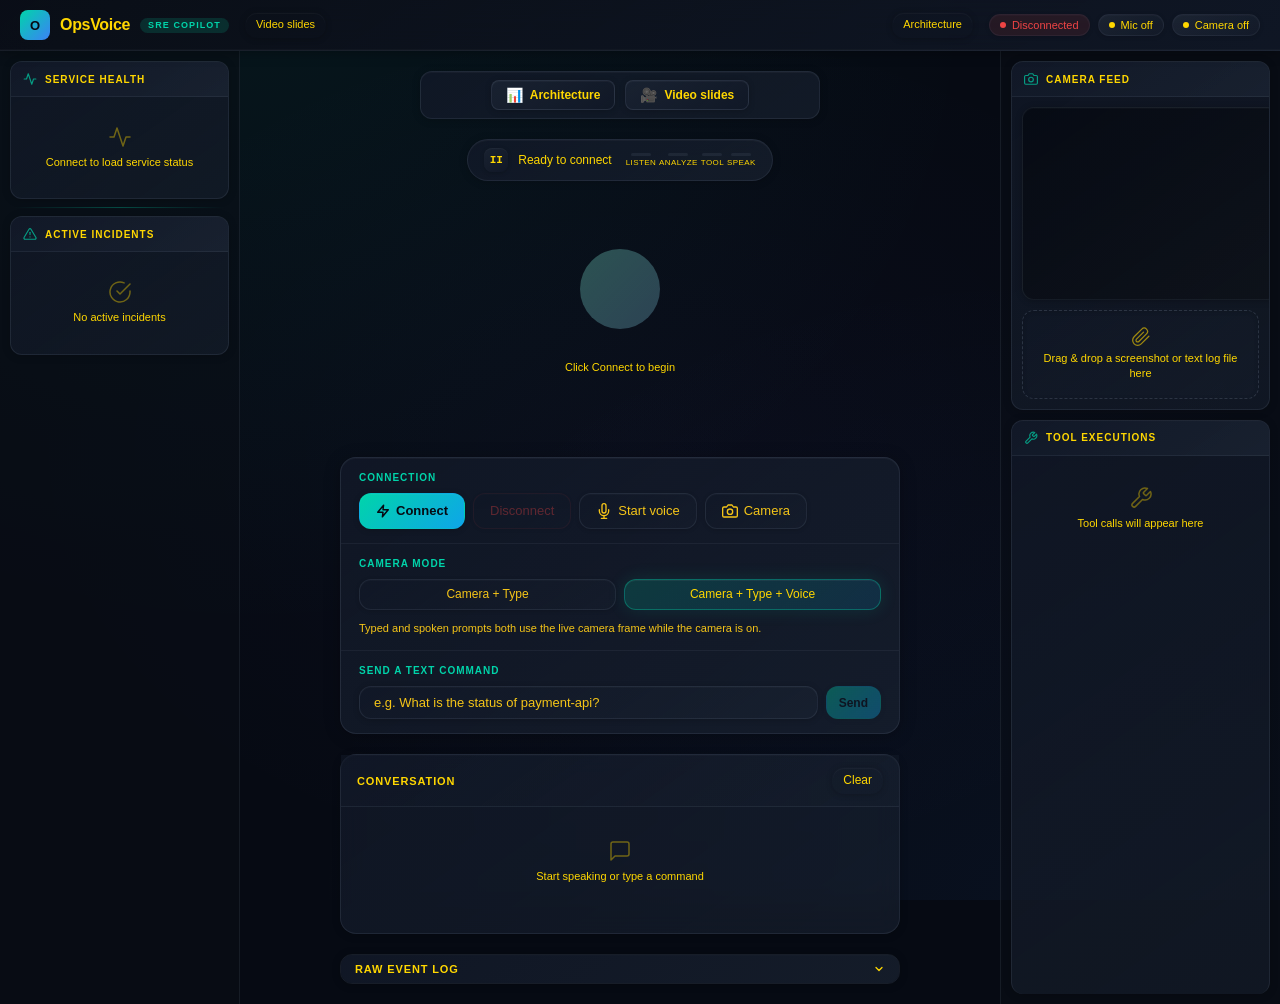
<file: static/index.html>
<!doctype html>
<html lang="en">
<head>
  <meta charset="utf-8">
  <meta name="viewport" content="width=device-width, initial-scale=1">
  <meta http-equiv="Content-Security-Policy" content="default-src 'self'; style-src 'self' 'unsafe-inline'; img-src 'self' data: blob:; media-src 'self' blob:; connect-src 'self' ws: wss:; worker-src 'self' blob:;">
  <title>OpsVoice — SRE Command Center</title>
  <meta name="description" content="Voice-first SRE incident response agent powered by Gemini Live.">
  <link rel="icon" href="data:image/svg+xml,<svg xmlns='http://www.w3.org/2000/svg' viewBox='0 0 32 32'><rect width='32' height='32' rx='6' fill='%2300d4aa'/><text x='50%25' y='55%25' dominant-baseline='middle' text-anchor='middle' font-size='18' font-weight='bold' fill='%23060a13'>O</text></svg>">
  <link rel="stylesheet" href="/static/style.css?v=7">
</head>
<body>

<div class="app-layout">

  <!-- ===== Top Bar ===== -->
  <header class="top-bar">
    <div class="brand">
      <div class="brand-logo">O</div>
      <span class="brand-name">OpsVoice</span>
      <span class="brand-tag">SRE Copilot</span>
    </div>
    <a href="/static/opsvoice-video-slides.html" class="btn btn-ghost btn-sm" style="margin-right: 8px; font-size: 11px; text-decoration: none;">Video slides</a>
    <a href="/static/architecture.html" class="btn btn-ghost btn-sm" style="margin-left: auto; font-size: 11px; text-decoration: none;">Architecture</a>
    <div class="top-bar-status">
      <span id="connection-status" class="pill is-idle">Disconnected</span>
      <span id="audio-status" class="pill">Mic off</span>
      <span id="camera-status" class="pill">Camera off</span>
    </div>
  </header>

  <!-- ===== Left Sidebar — Service Health ===== -->
  <aside class="sidebar" id="sidebar">
    <div class="sidebar-section">
      <div class="sidebar-section-header">
        <svg width="14" height="14" viewBox="0 0 24 24" fill="none" stroke="currentColor" stroke-width="2" stroke-linecap="round" stroke-linejoin="round"><path d="M22 12h-4l-3 9L9 3l-3 9H2"/></svg>
        <h2 class="sidebar-title">Service Health</h2>
      </div>
      <div id="service-cards" class="sidebar-section-body">
        <div class="empty-state">
          <div class="empty-state-icon">
            <svg width="24" height="24" viewBox="0 0 24 24" fill="none" stroke="currentColor" stroke-width="1.5" stroke-linecap="round" stroke-linejoin="round"><path d="M22 12h-4l-3 9L9 3l-3 9H2"/></svg>
          </div>
          <p>Connect to load service status</p>
        </div>
      </div>
    </div>

    <div class="sidebar-divider"></div>

    <div class="sidebar-section">
      <div class="sidebar-section-header">
        <svg width="14" height="14" viewBox="0 0 24 24" fill="none" stroke="currentColor" stroke-width="2" stroke-linecap="round" stroke-linejoin="round"><path d="M10.29 3.86L1.82 18a2 2 0 001.71 3h16.94a2 2 0 001.71-3L13.71 3.86a2 2 0 00-3.42 0z"/><line x1="12" y1="9" x2="12" y2="13"/><line x1="12" y1="17" x2="12.01" y2="17"/></svg>
        <h2 class="sidebar-title">Active Incidents</h2>
      </div>
      <div id="incident-list" class="sidebar-section-body">
        <div class="empty-state">
          <div class="empty-state-icon">
            <svg width="24" height="24" viewBox="0 0 24 24" fill="none" stroke="currentColor" stroke-width="1.5" stroke-linecap="round" stroke-linejoin="round"><path d="M22 11.08V12a10 10 0 11-5.93-9.14"/><polyline points="22 4 12 14.01 9 11.01"/></svg>
          </div>
          <p>No active incidents</p>
        </div>
      </div>
    </div>
  </aside>

  <!-- ===== Center Content ===== -->
  <main class="center-content">

    <!-- Landing nav: Architecture & Video slides -->
    <nav class="landing-nav" aria-label="Explore OpsVoice">
      <a href="/static/architecture.html" class="landing-nav-link">
        <span class="landing-nav-icon">&#x1F4CA;</span>
        Architecture
      </a>
      <a href="/static/opsvoice-video-slides.html" class="landing-nav-link">
        <span class="landing-nav-icon">&#x1F3A5;</span>
        Video slides
      </a>
    </nav>

    <!-- Agent State Indicator -->
    <div class="agent-state-bar" id="agent-state-bar">
      <span class="state-icon" id="state-icon">II</span>
      <span class="state-label" id="state-label">Ready to connect</span>
      <div class="state-steps">
        <div class="state-step" id="step-listen"><span class="step-label">Listen</span></div>
        <div class="state-step" id="step-analyze"><span class="step-label">Analyze</span></div>
        <div class="state-step" id="step-tool"><span class="step-label">Tool</span></div>
        <div class="state-step" id="step-speak"><span class="step-label">Speak</span></div>
      </div>
    </div>

    <!-- Voice Orb -->
    <div class="orb-container idle" id="orb-container" title="Click to toggle microphone">
      <div class="orb" id="voice-orb"></div>
      <div class="orb-ring"></div>
      <div class="orb-ring"></div>
      <div class="orb-ring"></div>
      <span class="orb-label" id="orb-label">Click Connect to begin</span>
    </div>

    <!-- Audio Waveform -->
    <div class="waveform-container">
      <canvas id="waveform-canvas"></canvas>
    </div>

    <!-- Action Card: Controls + Camera Mode + Text Input -->
    <div class="action-card">

      <div class="action-card-section">
        <span class="action-card-label">Connection</span>
        <div class="controls-row">
          <button id="connect-btn" type="button" class="btn btn-primary">
            <svg width="14" height="14" viewBox="0 0 24 24" fill="none" stroke="currentColor" stroke-width="2.5" stroke-linecap="round" stroke-linejoin="round"><polygon points="13 2 3 14 12 14 11 22 21 10 12 10 13 2"/></svg>
            Connect
          </button>
          <button id="disconnect-btn" type="button" class="btn btn-outline btn-outline-danger" disabled>
            Disconnect
          </button>
          <button id="mic-btn" type="button" class="btn btn-outline" title="Toggle microphone">
            <svg class="mic-icon" width="16" height="16" viewBox="0 0 24 24" fill="none" stroke="currentColor" stroke-width="2" stroke-linecap="round" stroke-linejoin="round"><path d="M12 1a3 3 0 00-3 3v8a3 3 0 006 0V4a3 3 0 00-3-3z"/><path d="M19 10v2a7 7 0 01-14 0v-2"/><line x1="12" y1="19" x2="12" y2="23"/><line x1="8" y1="23" x2="16" y2="23"/></svg>
            <span class="mic-label">Start voice</span>
          </button>
          <button id="camera-btn" type="button" class="btn btn-outline">
            <svg width="16" height="16" viewBox="0 0 24 24" fill="none" stroke="currentColor" stroke-width="2" stroke-linecap="round" stroke-linejoin="round"><path d="M23 19a2 2 0 01-2 2H3a2 2 0 01-2-2V8a2 2 0 012-2h4l2-3h6l2 3h4a2 2 0 012 2z"/><circle cx="12" cy="13" r="4"/></svg>
            Camera
          </button>
        </div>
      </div>

      <div class="action-card-divider"></div>

      <div class="action-card-section" aria-labelledby="camera-mode-label">
        <span id="camera-mode-label" class="action-card-label">Camera Mode</span>
        <div class="camera-mode-group" role="radiogroup" aria-label="Camera mode selection">
          <button id="camera-mode-type-btn" type="button" class="btn btn-outline btn-sm camera-mode-btn" data-camera-mode="text" role="radio" aria-checked="false">
            Camera + Type
          </button>
          <button id="camera-mode-voice-btn" type="button" class="btn btn-outline btn-sm camera-mode-btn" data-camera-mode="voice" role="radio" aria-checked="true">
            Camera + Type + Voice
          </button>
        </div>
        <p id="camera-mode-help" class="camera-mode-help">Typed prompts use the live camera frame. Voice prompts also use the camera when the second mode is selected.</p>
      </div>

      <div class="action-card-divider"></div>

      <div class="action-card-section">
        <span class="action-card-label">Send a text command</span>
        <form id="text-form" class="text-form">
          <div class="input-row">
            <input id="text-input" name="text" type="text" placeholder="e.g. What is the status of payment-api?" autocomplete="off">
            <button id="send-btn" type="submit" class="btn btn-primary btn-sm" disabled>Send</button>
          </div>
        </form>
      </div>

    </div>

    <!-- Transcript / Timeline -->
    <div class="transcript-section panel">
      <div class="panel-header">
        <h2>Conversation</h2>
        <button id="clear-log-btn" type="button" class="btn btn-ghost btn-sm">Clear</button>
      </div>
      <div id="transcript" class="transcript">
        <div class="empty-state">
          <div class="empty-state-icon">
            <svg width="24" height="24" viewBox="0 0 24 24" fill="none" stroke="currentColor" stroke-width="1.5" stroke-linecap="round" stroke-linejoin="round"><path d="M21 15a2 2 0 01-2 2H7l-4 4V5a2 2 0 012-2h14a2 2 0 012 2z"/></svg>
          </div>
          <p>Start speaking or type a command</p>
        </div>
      </div>
    </div>

    <!-- Collapsible Event Log -->
    <div class="event-log-section">
      <button class="event-log-toggle" id="event-log-toggle" type="button">
        <span>Raw Event Log</span>
        <svg class="arrow" width="12" height="12" viewBox="0 0 24 24" fill="none" stroke="currentColor" stroke-width="2.5" stroke-linecap="round" stroke-linejoin="round"><polyline points="6 9 12 15 18 9"/></svg>
      </button>
      <pre id="event-log" class="event-log"></pre>
    </div>

  </main>

  <!-- ===== Right Panel — Camera & Tools ===== -->
  <aside class="right-panel">
    <div class="right-panel-section right-section-panel">
      <div class="right-section-header">
        <svg width="14" height="14" viewBox="0 0 24 24" fill="none" stroke="currentColor" stroke-width="2" stroke-linecap="round" stroke-linejoin="round"><path d="M23 19a2 2 0 01-2 2H3a2 2 0 01-2-2V8a2 2 0 012-2h4l2-3h6l2 3h4a2 2 0 012 2z"/><circle cx="12" cy="13" r="4"/></svg>
        <h3 class="right-section-title">Camera Feed</h3>
      </div>
      <video id="camera-preview" autoplay playsinline muted></video>
      <div class="drop-zone" id="drop-zone">
        <div class="drop-zone-icon">
          <svg width="20" height="20" viewBox="0 0 24 24" fill="none" stroke="currentColor" stroke-width="1.5" stroke-linecap="round" stroke-linejoin="round"><path d="M21.44 11.05l-9.19 9.19a6 6 0 01-8.49-8.49l9.19-9.19a4 4 0 015.66 5.66l-9.2 9.19a2 2 0 01-2.83-2.83l8.49-8.48"/></svg>
        </div>
        <p>Drag & drop a screenshot or text log file here</p>
      </div>
    </div>

    <div class="right-panel-section right-panel-section--grow right-section-panel">
      <div class="right-section-header">
        <svg width="14" height="14" viewBox="0 0 24 24" fill="none" stroke="currentColor" stroke-width="2" stroke-linecap="round" stroke-linejoin="round"><path d="M14.7 6.3a1 1 0 000 1.4l1.6 1.6a1 1 0 001.4 0l3.77-3.77a6 6 0 01-7.94 7.94l-6.91 6.91a2.12 2.12 0 01-3-3l6.91-6.91a6 6 0 017.94-7.94l-3.76 3.76z"/></svg>
        <h3 class="right-section-title">Tool Executions</h3>
      </div>
      <div id="tool-cards" class="tool-cards-list">
        <div class="empty-state">
          <div class="empty-state-icon">
            <svg width="24" height="24" viewBox="0 0 24 24" fill="none" stroke="currentColor" stroke-width="1.5" stroke-linecap="round" stroke-linejoin="round"><path d="M14.7 6.3a1 1 0 000 1.4l1.6 1.6a1 1 0 001.4 0l3.77-3.77a6 6 0 01-7.94 7.94l-6.91 6.91a2.12 2.12 0 01-3-3l6.91-6.91a6 6 0 017.94-7.94l-3.76 3.76z"/></svg>
          </div>
          <p>Tool calls will appear here</p>
        </div>
      </div>
    </div>
  </aside>

</div>

<script src="/static/script.js" defer></script>
</body>
</html>
</file>
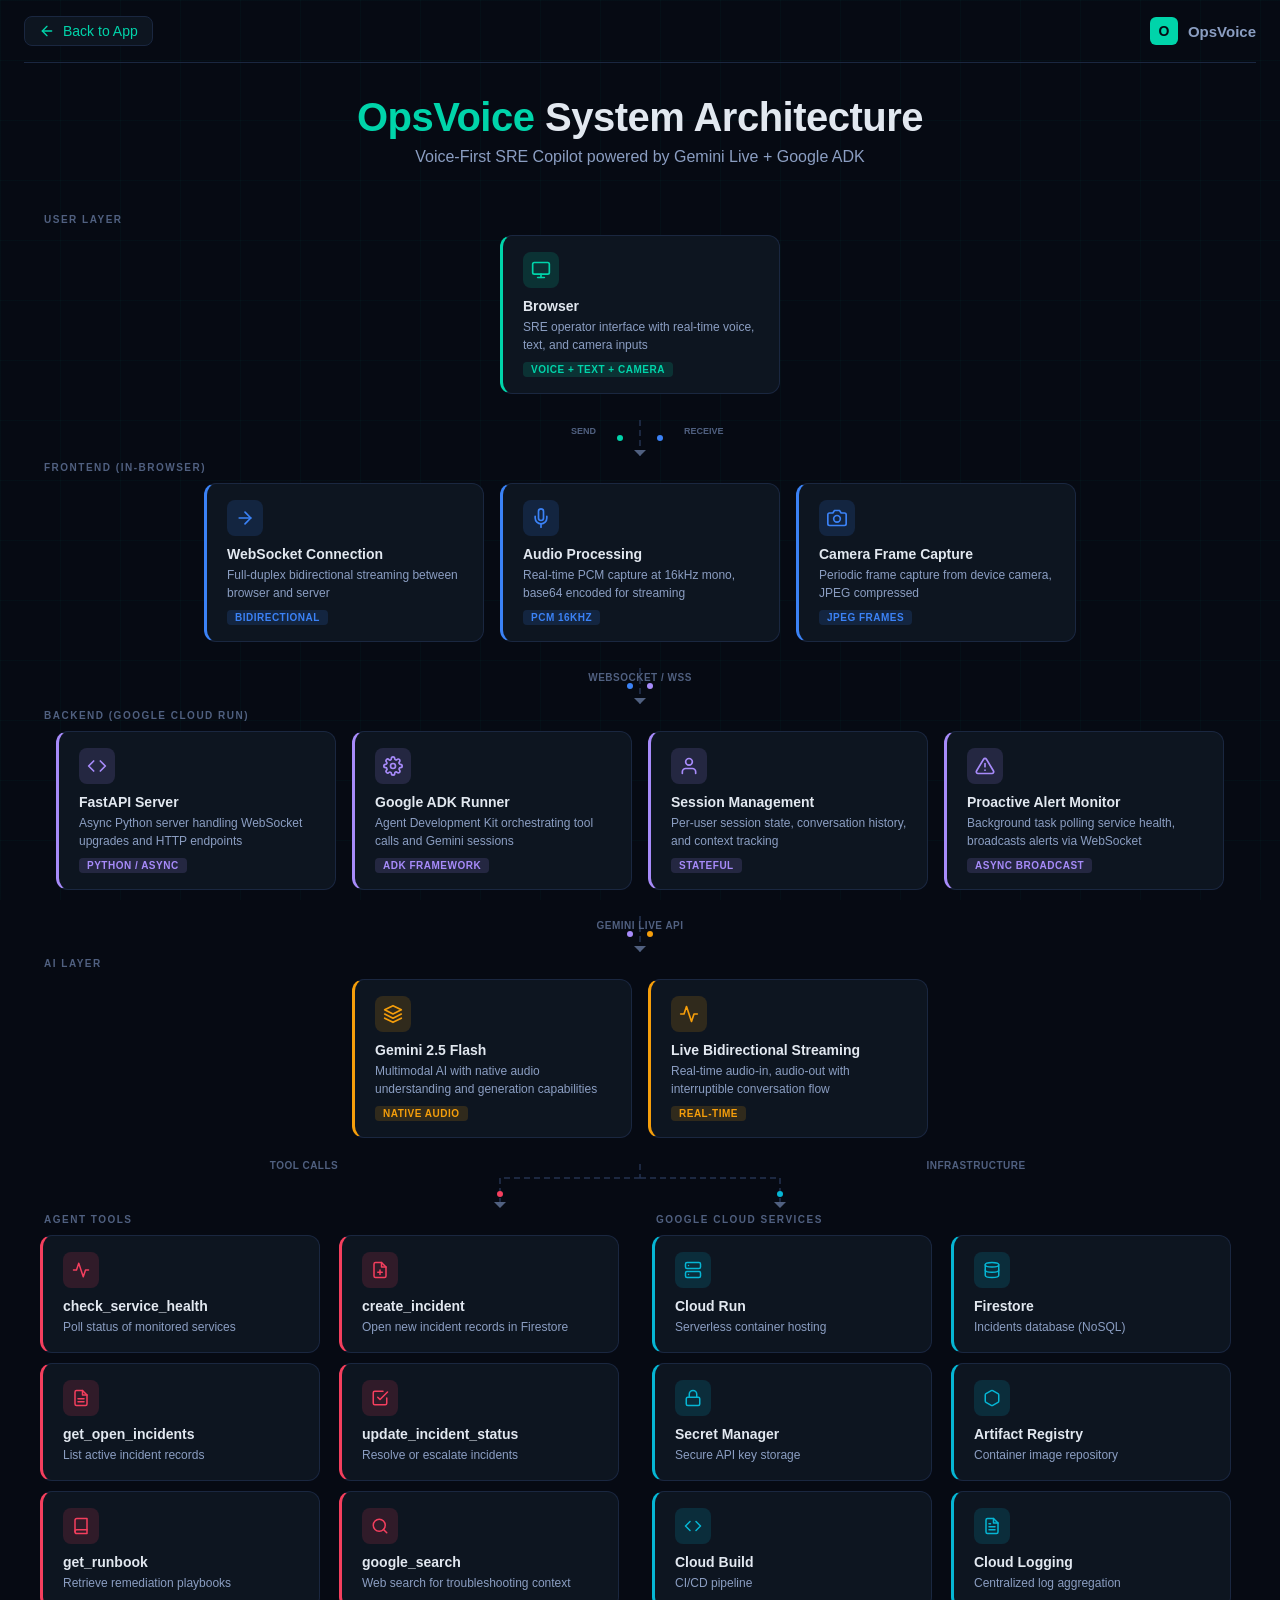
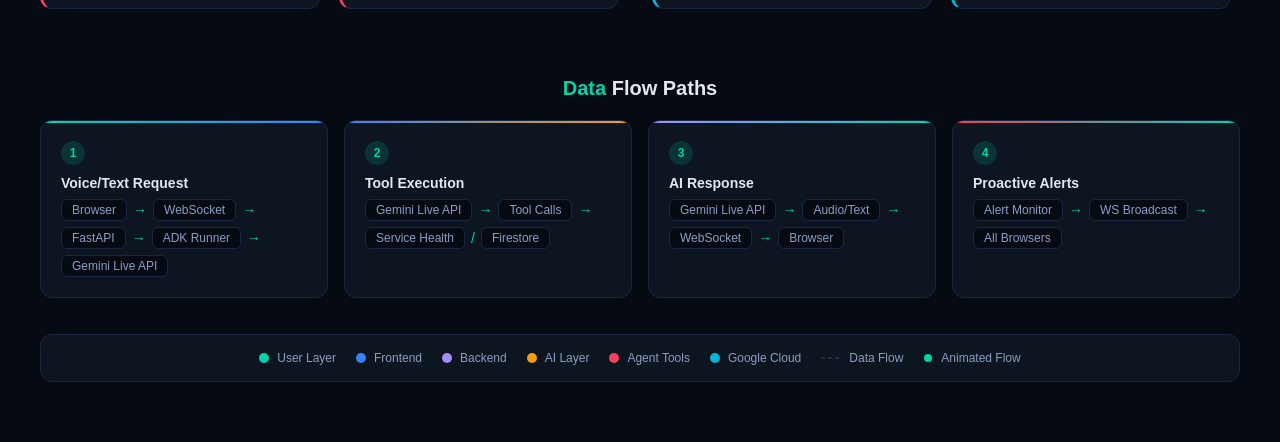
<file: static/architecture.html>
<!doctype html>
<html lang="en">
<head>
  <meta charset="utf-8">
  <meta name="viewport" content="width=device-width, initial-scale=1">
  <title>OpsVoice — System Architecture</title>
  <link rel="icon" href="data:image/svg+xml,<svg xmlns='http://www.w3.org/2000/svg' viewBox='0 0 32 32'><rect width='32' height='32' rx='6' fill='%2300d4aa'/><text x='50%25' y='55%25' dominant-baseline='middle' text-anchor='middle' font-size='18' font-weight='bold' fill='%23060a13'>O</text></svg>">
  <style>
    *, *::before, *::after { box-sizing: border-box; margin: 0; padding: 0; }

    :root {
      --bg: #060a13;
      --bg-card: #0d1520;
      --bg-card-hover: #111d2e;
      --border: #1a2740;
      --border-light: #243351;
      --accent: #00d4aa;
      --accent-dim: rgba(0, 212, 170, 0.15);
      --accent-glow: rgba(0, 212, 170, 0.3);
      --text: #e2e8f0;
      --text-dim: #8b9ec2;
      --text-muted: #506080;
      --blue: #3b82f6;
      --blue-dim: rgba(59, 130, 246, 0.15);
      --purple: #a78bfa;
      --purple-dim: rgba(167, 139, 250, 0.15);
      --amber: #f59e0b;
      --amber-dim: rgba(245, 158, 11, 0.15);
      --rose: #f43f5e;
      --rose-dim: rgba(244, 63, 94, 0.15);
      --cyan: #06b6d4;
      --cyan-dim: rgba(6, 182, 212, 0.15);
    }

    body {
      background: var(--bg);
      color: var(--text);
      font-family: 'Segoe UI', -apple-system, BlinkMacSystemFont, sans-serif;
      min-height: 100vh;
      overflow-x: hidden;
    }

    /* Background grid effect */
    body::before {
      content: '';
      position: fixed;
      inset: 0;
      background-image:
        linear-gradient(rgba(0, 212, 170, 0.03) 1px, transparent 1px),
        linear-gradient(90deg, rgba(0, 212, 170, 0.03) 1px, transparent 1px);
      background-size: 60px 60px;
      pointer-events: none;
      z-index: 0;
    }

    .page { position: relative; z-index: 1; padding: 0 24px 60px; }

    /* Top nav */
    .top-nav {
      display: flex;
      align-items: center;
      justify-content: space-between;
      padding: 16px 0;
      border-bottom: 1px solid var(--border);
      margin-bottom: 32px;
    }
    .back-link {
      display: inline-flex;
      align-items: center;
      gap: 8px;
      color: var(--accent);
      text-decoration: none;
      font-size: 14px;
      font-weight: 500;
      padding: 6px 14px;
      border: 1px solid var(--border);
      border-radius: 8px;
      background: var(--bg-card);
      transition: all 0.2s;
    }
    .back-link:hover {
      background: var(--accent-dim);
      border-color: var(--accent);
    }
    .nav-brand {
      display: flex;
      align-items: center;
      gap: 10px;
    }
    .nav-logo {
      width: 28px; height: 28px;
      background: var(--accent);
      border-radius: 6px;
      display: flex;
      align-items: center;
      justify-content: center;
      font-weight: 700;
      font-size: 14px;
      color: var(--bg);
    }
    .nav-title { font-weight: 600; font-size: 15px; color: var(--text-dim); }

    /* Header */
    .header {
      text-align: center;
      margin-bottom: 48px;
    }
    .header h1 {
      font-size: clamp(24px, 4vw, 40px);
      font-weight: 700;
      letter-spacing: -0.5px;
      margin-bottom: 8px;
    }
    .header h1 span { color: var(--accent); }
    .header p {
      color: var(--text-dim);
      font-size: clamp(13px, 2vw, 16px);
      max-width: 540px;
      margin: 0 auto;
    }

    /* Architecture container */
    .arch-container {
      max-width: 1200px;
      margin: 0 auto;
    }

    /* Layer rows */
    .layer {
      margin-bottom: 20px;
      position: relative;
    }
    .layer-label {
      font-size: 10px;
      font-weight: 700;
      text-transform: uppercase;
      letter-spacing: 1.5px;
      color: var(--text-muted);
      margin-bottom: 10px;
      padding-left: 4px;
    }
    .layer-row {
      display: flex;
      gap: 16px;
      flex-wrap: wrap;
      justify-content: center;
    }

    /* Component cards */
    .comp {
      background: var(--bg-card);
      border: 1px solid var(--border);
      border-radius: 12px;
      padding: 16px 20px;
      min-width: 160px;
      flex: 1;
      max-width: 280px;
      position: relative;
      transition: all 0.3s ease;
    }
    .comp:hover {
      border-color: var(--border-light);
      background: var(--bg-card-hover);
      transform: translateY(-2px);
      box-shadow: 0 8px 32px rgba(0, 0, 0, 0.3);
    }
    .comp-icon {
      width: 36px; height: 36px;
      border-radius: 8px;
      display: flex;
      align-items: center;
      justify-content: center;
      margin-bottom: 10px;
      font-size: 18px;
    }
    .comp-name {
      font-weight: 600;
      font-size: 14px;
      margin-bottom: 4px;
    }
    .comp-desc {
      font-size: 12px;
      color: var(--text-dim);
      line-height: 1.5;
    }
    .comp-tag {
      display: inline-block;
      font-size: 10px;
      font-weight: 600;
      padding: 2px 8px;
      border-radius: 4px;
      margin-top: 8px;
      text-transform: uppercase;
      letter-spacing: 0.5px;
    }

    /* Color themes per layer */
    .theme-accent .comp { border-left: 3px solid var(--accent); }
    .theme-accent .comp-icon { background: var(--accent-dim); color: var(--accent); }
    .theme-accent .comp-tag { background: var(--accent-dim); color: var(--accent); }

    .theme-blue .comp { border-left: 3px solid var(--blue); }
    .theme-blue .comp-icon { background: var(--blue-dim); color: var(--blue); }
    .theme-blue .comp-tag { background: var(--blue-dim); color: var(--blue); }

    .theme-purple .comp { border-left: 3px solid var(--purple); }
    .theme-purple .comp-icon { background: var(--purple-dim); color: var(--purple); }
    .theme-purple .comp-tag { background: var(--purple-dim); color: var(--purple); }

    .theme-amber .comp { border-left: 3px solid var(--amber); }
    .theme-amber .comp-icon { background: var(--amber-dim); color: var(--amber); }
    .theme-amber .comp-tag { background: var(--amber-dim); color: var(--amber); }

    .theme-rose .comp { border-left: 3px solid var(--rose); }
    .theme-rose .comp-icon { background: var(--rose-dim); color: var(--rose); }
    .theme-rose .comp-tag { background: var(--rose-dim); color: var(--rose); }

    .theme-cyan .comp { border-left: 3px solid var(--cyan); }
    .theme-cyan .comp-icon { background: var(--cyan-dim); color: var(--cyan); }
    .theme-cyan .comp-tag { background: var(--cyan-dim); color: var(--cyan); }

    /* Connector arrows between layers */
    .connector {
      display: flex;
      justify-content: center;
      padding: 6px 0;
      position: relative;
    }
    .connector svg { display: block; }

    /* Animated flow dot on connectors */
    @keyframes flowDown {
      0% { transform: translateY(-8px); opacity: 0; }
      20% { opacity: 1; }
      80% { opacity: 1; }
      100% { transform: translateY(28px); opacity: 0; }
    }
    @keyframes flowUp {
      0% { transform: translateY(28px); opacity: 0; }
      20% { opacity: 1; }
      80% { opacity: 1; }
      100% { transform: translateY(-8px); opacity: 0; }
    }
    .flow-dot-down {
      animation: flowDown 1.8s ease-in-out infinite;
    }
    .flow-dot-up {
      animation: flowUp 1.8s ease-in-out infinite;
    }

    /* Data flow section */
    .data-flows {
      max-width: 1200px;
      margin: 48px auto 0;
    }
    .data-flows h2 {
      font-size: 20px;
      font-weight: 700;
      margin-bottom: 20px;
      text-align: center;
    }
    .data-flows h2 span { color: var(--accent); }
    .flow-list {
      display: grid;
      grid-template-columns: repeat(auto-fit, minmax(280px, 1fr));
      gap: 16px;
    }
    .flow-card {
      background: var(--bg-card);
      border: 1px solid var(--border);
      border-radius: 12px;
      padding: 20px;
      position: relative;
      overflow: hidden;
    }
    .flow-card::before {
      content: '';
      position: absolute;
      top: 0; left: 0; right: 0;
      height: 2px;
    }
    .flow-card:nth-child(1)::before { background: linear-gradient(90deg, var(--accent), var(--blue)); }
    .flow-card:nth-child(2)::before { background: linear-gradient(90deg, var(--blue), var(--amber)); }
    .flow-card:nth-child(3)::before { background: linear-gradient(90deg, var(--purple), var(--accent)); }
    .flow-card:nth-child(4)::before { background: linear-gradient(90deg, var(--rose), var(--accent)); }

    .flow-num {
      width: 24px; height: 24px;
      border-radius: 50%;
      background: var(--accent-dim);
      color: var(--accent);
      display: flex;
      align-items: center;
      justify-content: center;
      font-size: 12px;
      font-weight: 700;
      margin-bottom: 10px;
    }
    .flow-card h3 {
      font-size: 14px;
      font-weight: 600;
      margin-bottom: 8px;
    }
    .flow-path {
      display: flex;
      flex-wrap: wrap;
      align-items: center;
      gap: 6px;
      font-size: 12px;
    }
    .flow-node {
      background: var(--bg);
      border: 1px solid var(--border);
      padding: 3px 10px;
      border-radius: 6px;
      color: var(--text-dim);
      font-weight: 500;
      white-space: nowrap;
    }
    .flow-arrow {
      color: var(--accent);
      font-size: 14px;
      flex-shrink: 0;
    }

    /* Pulsing glow on hover for flow cards */
    .flow-card:hover {
      border-color: var(--border-light);
      box-shadow: 0 4px 24px rgba(0, 0, 0, 0.3);
    }

    /* SVG connector styles */
    .connector-line {
      stroke: var(--border-light);
      stroke-width: 1.5;
      fill: none;
      stroke-dasharray: 6 4;
    }
    .connector-arrow {
      fill: var(--text-muted);
    }

    /* Animated pulse for key component */
    @keyframes pulse-ring {
      0% { box-shadow: 0 0 0 0 var(--accent-glow); }
      70% { box-shadow: 0 0 0 8px rgba(0, 212, 170, 0); }
      100% { box-shadow: 0 0 0 0 rgba(0, 212, 170, 0); }
    }
    .comp.pulse { animation: pulse-ring 2.5s infinite; }

    /* Legend */
    .legend {
      max-width: 1200px;
      margin: 36px auto 0;
      display: flex;
      flex-wrap: wrap;
      gap: 20px;
      justify-content: center;
      padding: 16px 20px;
      background: var(--bg-card);
      border: 1px solid var(--border);
      border-radius: 12px;
      font-size: 12px;
      color: var(--text-dim);
    }
    .legend-item {
      display: flex;
      align-items: center;
      gap: 8px;
    }
    .legend-dot {
      width: 10px; height: 10px;
      border-radius: 50%;
    }

    /* Bidirectional arrow label */
    .arrow-label {
      font-size: 10px;
      font-weight: 600;
      letter-spacing: 0.5px;
      text-transform: uppercase;
      color: var(--text-muted);
      text-align: center;
      padding: 2px 0;
    }

    /* Responsive */
    @media (max-width: 768px) {
      .page { padding: 0 12px 40px; }
      .comp { min-width: 140px; padding: 12px 14px; }
      .layer-row { gap: 10px; }
      .flow-list { grid-template-columns: 1fr; }
    }
  </style>
</head>
<body>
<div class="page">

  <!-- Navigation -->
  <nav class="top-nav">
    <a href="/" class="back-link">
      <svg width="16" height="16" viewBox="0 0 24 24" fill="none" stroke="currentColor" stroke-width="2" stroke-linecap="round" stroke-linejoin="round"><path d="M19 12H5"/><polyline points="12 19 5 12 12 5"/></svg>
      Back to App
    </a>
    <div class="nav-brand">
      <div class="nav-logo">O</div>
      <span class="nav-title">OpsVoice</span>
    </div>
  </nav>

  <!-- Header -->
  <div class="header">
    <h1><span>OpsVoice</span> System Architecture</h1>
    <p>Voice-First SRE Copilot powered by Gemini Live + Google ADK</p>
  </div>

  <div class="arch-container">

    <!-- LAYER 1: User -->
    <div class="layer theme-accent">
      <div class="layer-label">User Layer</div>
      <div class="layer-row">
        <div class="comp pulse">
          <div class="comp-icon">
            <svg width="20" height="20" viewBox="0 0 24 24" fill="none" stroke="currentColor" stroke-width="2" stroke-linecap="round" stroke-linejoin="round"><rect x="2" y="3" width="20" height="14" rx="2"/><path d="M8 21h8"/><path d="M12 17v4"/></svg>
          </div>
          <div class="comp-name">Browser</div>
          <div class="comp-desc">SRE operator interface with real-time voice, text, and camera inputs</div>
          <div class="comp-tag">Voice + Text + Camera</div>
        </div>
      </div>
    </div>

    <!-- Connector -->
    <div class="connector">
      <svg width="200" height="36" viewBox="0 0 200 36">
        <line x1="100" y1="0" x2="100" y2="36" class="connector-line"/>
        <polygon points="94,30 100,36 106,30" class="connector-arrow"/>
        <circle cx="80" cy="18" r="3" fill="var(--accent)" class="flow-dot-down"/>
        <circle cx="120" cy="18" r="3" fill="var(--blue)" class="flow-dot-up"/>
        <text x="56" y="14" fill="var(--text-muted)" font-size="9" font-weight="600" text-anchor="end">SEND</text>
        <text x="144" y="14" fill="var(--text-muted)" font-size="9" font-weight="600">RECEIVE</text>
      </svg>
    </div>

    <!-- LAYER 2: Frontend -->
    <div class="layer theme-blue">
      <div class="layer-label">Frontend (In-Browser)</div>
      <div class="layer-row">
        <div class="comp">
          <div class="comp-icon">
            <svg width="20" height="20" viewBox="0 0 24 24" fill="none" stroke="currentColor" stroke-width="2" stroke-linecap="round" stroke-linejoin="round"><path d="M5 12h14"/><path d="M12 5l7 7-7 7"/></svg>
          </div>
          <div class="comp-name">WebSocket Connection</div>
          <div class="comp-desc">Full-duplex bidirectional streaming between browser and server</div>
          <div class="comp-tag">Bidirectional</div>
        </div>
        <div class="comp">
          <div class="comp-icon">
            <svg width="20" height="20" viewBox="0 0 24 24" fill="none" stroke="currentColor" stroke-width="2" stroke-linecap="round" stroke-linejoin="round"><path d="M12 1a3 3 0 00-3 3v8a3 3 0 006 0V4a3 3 0 00-3-3z"/><path d="M19 10v2a7 7 0 01-14 0v-2"/><line x1="12" y1="19" x2="12" y2="23"/></svg>
          </div>
          <div class="comp-name">Audio Processing</div>
          <div class="comp-desc">Real-time PCM capture at 16kHz mono, base64 encoded for streaming</div>
          <div class="comp-tag">PCM 16kHz</div>
        </div>
        <div class="comp">
          <div class="comp-icon">
            <svg width="20" height="20" viewBox="0 0 24 24" fill="none" stroke="currentColor" stroke-width="2" stroke-linecap="round" stroke-linejoin="round"><path d="M23 19a2 2 0 01-2 2H3a2 2 0 01-2-2V8a2 2 0 012-2h4l2-3h6l2 3h4a2 2 0 012 2z"/><circle cx="12" cy="13" r="4"/></svg>
          </div>
          <div class="comp-name">Camera Frame Capture</div>
          <div class="comp-desc">Periodic frame capture from device camera, JPEG compressed</div>
          <div class="comp-tag">JPEG Frames</div>
        </div>
      </div>
    </div>

    <!-- Connector -->
    <div class="connector">
      <svg width="200" height="36" viewBox="0 0 200 36">
        <line x1="100" y1="0" x2="100" y2="36" class="connector-line"/>
        <polygon points="94,30 100,36 106,30" class="connector-arrow"/>
        <circle cx="90" cy="18" r="3" fill="var(--blue)" class="flow-dot-down" style="animation-delay: 0.3s"/>
        <circle cx="110" cy="18" r="3" fill="var(--purple)" class="flow-dot-up" style="animation-delay: 0.6s"/>
      </svg>
      <div class="arrow-label" style="position:absolute; top:8px; left:50%; transform:translateX(-50%);">WebSocket / WSS</div>
    </div>

    <!-- LAYER 3: Backend -->
    <div class="layer theme-purple">
      <div class="layer-label">Backend (Google Cloud Run)</div>
      <div class="layer-row">
        <div class="comp">
          <div class="comp-icon">
            <svg width="20" height="20" viewBox="0 0 24 24" fill="none" stroke="currentColor" stroke-width="2" stroke-linecap="round" stroke-linejoin="round"><polyline points="16 18 22 12 16 6"/><polyline points="8 6 2 12 8 18"/></svg>
          </div>
          <div class="comp-name">FastAPI Server</div>
          <div class="comp-desc">Async Python server handling WebSocket upgrades and HTTP endpoints</div>
          <div class="comp-tag">Python / Async</div>
        </div>
        <div class="comp">
          <div class="comp-icon">
            <svg width="20" height="20" viewBox="0 0 24 24" fill="none" stroke="currentColor" stroke-width="2" stroke-linecap="round" stroke-linejoin="round"><circle cx="12" cy="12" r="3"/><path d="M19.4 15a1.65 1.65 0 00.33 1.82l.06.06a2 2 0 010 2.83 2 2 0 01-2.83 0l-.06-.06a1.65 1.65 0 00-1.82-.33 1.65 1.65 0 00-1 1.51V21a2 2 0 01-4 0v-.09A1.65 1.65 0 009 19.4a1.65 1.65 0 00-1.82.33l-.06.06a2 2 0 01-2.83-2.83l.06-.06A1.65 1.65 0 004.68 15a1.65 1.65 0 00-1.51-1H3a2 2 0 010-4h.09A1.65 1.65 0 004.6 9a1.65 1.65 0 00-.33-1.82l-.06-.06a2 2 0 112.83-2.83l.06.06A1.65 1.65 0 009 4.68a1.65 1.65 0 001-1.51V3a2 2 0 014 0v.09a1.65 1.65 0 001 1.51 1.65 1.65 0 001.82-.33l.06-.06a2 2 0 112.83 2.83l-.06.06A1.65 1.65 0 0019.4 9a1.65 1.65 0 001.51 1H21a2 2 0 010 4h-.09a1.65 1.65 0 00-1.51 1z"/></svg>
          </div>
          <div class="comp-name">Google ADK Runner</div>
          <div class="comp-desc">Agent Development Kit orchestrating tool calls and Gemini sessions</div>
          <div class="comp-tag">ADK Framework</div>
        </div>
        <div class="comp">
          <div class="comp-icon">
            <svg width="20" height="20" viewBox="0 0 24 24" fill="none" stroke="currentColor" stroke-width="2" stroke-linecap="round" stroke-linejoin="round"><path d="M20 21v-2a4 4 0 00-4-4H8a4 4 0 00-4 4v2"/><circle cx="12" cy="7" r="4"/></svg>
          </div>
          <div class="comp-name">Session Management</div>
          <div class="comp-desc">Per-user session state, conversation history, and context tracking</div>
          <div class="comp-tag">Stateful</div>
        </div>
        <div class="comp">
          <div class="comp-icon">
            <svg width="20" height="20" viewBox="0 0 24 24" fill="none" stroke="currentColor" stroke-width="2" stroke-linecap="round" stroke-linejoin="round"><path d="M10.29 3.86L1.82 18a2 2 0 001.71 3h16.94a2 2 0 001.71-3L13.71 3.86a2 2 0 00-3.42 0z"/><line x1="12" y1="9" x2="12" y2="13"/><line x1="12" y1="17" x2="12.01" y2="17"/></svg>
          </div>
          <div class="comp-name">Proactive Alert Monitor</div>
          <div class="comp-desc">Background task polling service health, broadcasts alerts via WebSocket</div>
          <div class="comp-tag">Async Broadcast</div>
        </div>
      </div>
    </div>

    <!-- Connector -->
    <div class="connector">
      <svg width="200" height="36" viewBox="0 0 200 36">
        <line x1="100" y1="0" x2="100" y2="36" class="connector-line"/>
        <polygon points="94,30 100,36 106,30" class="connector-arrow"/>
        <circle cx="90" cy="18" r="3" fill="var(--purple)" class="flow-dot-down" style="animation-delay: 0.5s"/>
        <circle cx="110" cy="18" r="3" fill="var(--amber)" class="flow-dot-up" style="animation-delay: 0.2s"/>
      </svg>
      <div class="arrow-label" style="position:absolute; top:8px; left:50%; transform:translateX(-50%);">Gemini Live API</div>
    </div>

    <!-- LAYER 4: AI -->
    <div class="layer theme-amber">
      <div class="layer-label">AI Layer</div>
      <div class="layer-row">
        <div class="comp pulse">
          <div class="comp-icon">
            <svg width="20" height="20" viewBox="0 0 24 24" fill="none" stroke="currentColor" stroke-width="2" stroke-linecap="round" stroke-linejoin="round"><path d="M12 2L2 7l10 5 10-5-10-5z"/><path d="M2 17l10 5 10-5"/><path d="M2 12l10 5 10-5"/></svg>
          </div>
          <div class="comp-name">Gemini 2.5 Flash</div>
          <div class="comp-desc">Multimodal AI with native audio understanding and generation capabilities</div>
          <div class="comp-tag">Native Audio</div>
        </div>
        <div class="comp">
          <div class="comp-icon">
            <svg width="20" height="20" viewBox="0 0 24 24" fill="none" stroke="currentColor" stroke-width="2" stroke-linecap="round" stroke-linejoin="round"><path d="M22 12h-4l-3 9L9 3l-3 9H2"/></svg>
          </div>
          <div class="comp-name">Live Bidirectional Streaming</div>
          <div class="comp-desc">Real-time audio-in, audio-out with interruptible conversation flow</div>
          <div class="comp-tag">Real-Time</div>
        </div>
      </div>
    </div>

    <!-- Connector split: Tools & GCP Services -->
    <div class="connector">
      <svg width="600" height="44" viewBox="0 0 600 44">
        <!-- Center line down -->
        <line x1="300" y1="0" x2="300" y2="14" class="connector-line"/>
        <!-- Branch left to Tools -->
        <line x1="300" y1="14" x2="160" y2="14" class="connector-line"/>
        <line x1="160" y1="14" x2="160" y2="44" class="connector-line"/>
        <polygon points="154,38 160,44 166,38" class="connector-arrow"/>
        <!-- Branch right to GCP -->
        <line x1="300" y1="14" x2="440" y2="14" class="connector-line"/>
        <line x1="440" y1="14" x2="440" y2="44" class="connector-line"/>
        <polygon points="434,38 440,44 446,38" class="connector-arrow"/>
        <!-- Flow dots -->
        <circle cx="160" cy="30" r="3" fill="var(--rose)" class="flow-dot-down" style="animation-delay: 0.7s"/>
        <circle cx="440" cy="30" r="3" fill="var(--cyan)" class="flow-dot-down" style="animation-delay: 0.4s"/>
      </svg>
      <div class="arrow-label" style="position:absolute; top:0; left:22%; transform:translateX(-50%);">Tool Calls</div>
      <div class="arrow-label" style="position:absolute; top:0; right:22%; transform:translateX(50%);">Infrastructure</div>
    </div>

    <!-- LAYER 5: Tools & GCP side by side -->
    <div style="display: grid; grid-template-columns: 1fr 1fr; gap: 24px;">
      <!-- Tools column -->
      <div class="layer theme-rose">
        <div class="layer-label">Agent Tools</div>
        <div style="display: grid; grid-template-columns: 1fr 1fr; gap: 10px;">
          <div class="comp">
            <div class="comp-icon">
              <svg width="18" height="18" viewBox="0 0 24 24" fill="none" stroke="currentColor" stroke-width="2" stroke-linecap="round" stroke-linejoin="round"><path d="M22 12h-4l-3 9L9 3l-3 9H2"/></svg>
            </div>
            <div class="comp-name">check_service_health</div>
            <div class="comp-desc">Poll status of monitored services</div>
          </div>
          <div class="comp">
            <div class="comp-icon">
              <svg width="18" height="18" viewBox="0 0 24 24" fill="none" stroke="currentColor" stroke-width="2" stroke-linecap="round" stroke-linejoin="round"><path d="M14 2H6a2 2 0 00-2 2v16a2 2 0 002 2h12a2 2 0 002-2V8z"/><polyline points="14 2 14 8 20 8"/><line x1="12" y1="18" x2="12" y2="12"/><line x1="9" y1="15" x2="15" y2="15"/></svg>
            </div>
            <div class="comp-name">create_incident</div>
            <div class="comp-desc">Open new incident records in Firestore</div>
          </div>
          <div class="comp">
            <div class="comp-icon">
              <svg width="18" height="18" viewBox="0 0 24 24" fill="none" stroke="currentColor" stroke-width="2" stroke-linecap="round" stroke-linejoin="round"><path d="M14 2H6a2 2 0 00-2 2v16a2 2 0 002 2h12a2 2 0 002-2V8z"/><polyline points="14 2 14 8 20 8"/><line x1="16" y1="13" x2="8" y2="13"/><line x1="16" y1="17" x2="8" y2="17"/></svg>
            </div>
            <div class="comp-name">get_open_incidents</div>
            <div class="comp-desc">List active incident records</div>
          </div>
          <div class="comp">
            <div class="comp-icon">
              <svg width="18" height="18" viewBox="0 0 24 24" fill="none" stroke="currentColor" stroke-width="2" stroke-linecap="round" stroke-linejoin="round"><polyline points="9 11 12 14 22 4"/><path d="M21 12v7a2 2 0 01-2 2H5a2 2 0 01-2-2V5a2 2 0 012-2h11"/></svg>
            </div>
            <div class="comp-name">update_incident_status</div>
            <div class="comp-desc">Resolve or escalate incidents</div>
          </div>
          <div class="comp">
            <div class="comp-icon">
              <svg width="18" height="18" viewBox="0 0 24 24" fill="none" stroke="currentColor" stroke-width="2" stroke-linecap="round" stroke-linejoin="round"><path d="M4 19.5A2.5 2.5 0 016.5 17H20"/><path d="M6.5 2H20v20H6.5A2.5 2.5 0 014 19.5v-15A2.5 2.5 0 016.5 2z"/></svg>
            </div>
            <div class="comp-name">get_runbook</div>
            <div class="comp-desc">Retrieve remediation playbooks</div>
          </div>
          <div class="comp">
            <div class="comp-icon">
              <svg width="18" height="18" viewBox="0 0 24 24" fill="none" stroke="currentColor" stroke-width="2" stroke-linecap="round" stroke-linejoin="round"><circle cx="11" cy="11" r="8"/><line x1="21" y1="21" x2="16.65" y2="16.65"/></svg>
            </div>
            <div class="comp-name">google_search</div>
            <div class="comp-desc">Web search for troubleshooting context</div>
          </div>
        </div>
      </div>

      <!-- GCP column -->
      <div class="layer theme-cyan">
        <div class="layer-label">Google Cloud Services</div>
        <div style="display: grid; grid-template-columns: 1fr 1fr; gap: 10px;">
          <div class="comp">
            <div class="comp-icon">
              <svg width="18" height="18" viewBox="0 0 24 24" fill="none" stroke="currentColor" stroke-width="2" stroke-linecap="round" stroke-linejoin="round"><rect x="2" y="2" width="20" height="8" rx="2"/><rect x="2" y="14" width="20" height="8" rx="2"/><line x1="6" y1="6" x2="6.01" y2="6"/><line x1="6" y1="18" x2="6.01" y2="18"/></svg>
            </div>
            <div class="comp-name">Cloud Run</div>
            <div class="comp-desc">Serverless container hosting</div>
          </div>
          <div class="comp">
            <div class="comp-icon">
              <svg width="18" height="18" viewBox="0 0 24 24" fill="none" stroke="currentColor" stroke-width="2" stroke-linecap="round" stroke-linejoin="round"><ellipse cx="12" cy="5" rx="9" ry="3"/><path d="M21 12c0 1.66-4 3-9 3s-9-1.34-9-3"/><path d="M3 5v14c0 1.66 4 3 9 3s9-1.34 9-3V5"/></svg>
            </div>
            <div class="comp-name">Firestore</div>
            <div class="comp-desc">Incidents database (NoSQL)</div>
          </div>
          <div class="comp">
            <div class="comp-icon">
              <svg width="18" height="18" viewBox="0 0 24 24" fill="none" stroke="currentColor" stroke-width="2" stroke-linecap="round" stroke-linejoin="round"><rect x="3" y="11" width="18" height="11" rx="2"/><path d="M7 11V7a5 5 0 0110 0v4"/></svg>
            </div>
            <div class="comp-name">Secret Manager</div>
            <div class="comp-desc">Secure API key storage</div>
          </div>
          <div class="comp">
            <div class="comp-icon">
              <svg width="18" height="18" viewBox="0 0 24 24" fill="none" stroke="currentColor" stroke-width="2" stroke-linecap="round" stroke-linejoin="round"><path d="M21 16V8a2 2 0 00-1-1.73l-7-4a2 2 0 00-2 0l-7 4A2 2 0 003 8v8a2 2 0 001 1.73l7 4a2 2 0 002 0l7-4A2 2 0 0021 16z"/></svg>
            </div>
            <div class="comp-name">Artifact Registry</div>
            <div class="comp-desc">Container image repository</div>
          </div>
          <div class="comp">
            <div class="comp-icon">
              <svg width="18" height="18" viewBox="0 0 24 24" fill="none" stroke="currentColor" stroke-width="2" stroke-linecap="round" stroke-linejoin="round"><polyline points="16 18 22 12 16 6"/><polyline points="8 6 2 12 8 18"/></svg>
            </div>
            <div class="comp-name">Cloud Build</div>
            <div class="comp-desc">CI/CD pipeline</div>
          </div>
          <div class="comp">
            <div class="comp-icon">
              <svg width="18" height="18" viewBox="0 0 24 24" fill="none" stroke="currentColor" stroke-width="2" stroke-linecap="round" stroke-linejoin="round"><path d="M14 2H6a2 2 0 00-2 2v16a2 2 0 002 2h12a2 2 0 002-2V8z"/><polyline points="14 2 14 8 20 8"/><line x1="16" y1="13" x2="8" y2="13"/><line x1="16" y1="17" x2="8" y2="17"/><polyline points="10 9 9 9 8 9"/></svg>
            </div>
            <div class="comp-name">Cloud Logging</div>
            <div class="comp-desc">Centralized log aggregation</div>
          </div>
        </div>
      </div>
    </div>
  </div>

  <!-- Data Flow Cards -->
  <div class="data-flows">
    <h2><span>Data</span> Flow Paths</h2>
    <div class="flow-list">
      <div class="flow-card">
        <div class="flow-num">1</div>
        <h3>Voice/Text Request</h3>
        <div class="flow-path">
          <span class="flow-node">Browser</span>
          <span class="flow-arrow">&rarr;</span>
          <span class="flow-node">WebSocket</span>
          <span class="flow-arrow">&rarr;</span>
          <span class="flow-node">FastAPI</span>
          <span class="flow-arrow">&rarr;</span>
          <span class="flow-node">ADK Runner</span>
          <span class="flow-arrow">&rarr;</span>
          <span class="flow-node">Gemini Live API</span>
        </div>
      </div>
      <div class="flow-card">
        <div class="flow-num">2</div>
        <h3>Tool Execution</h3>
        <div class="flow-path">
          <span class="flow-node">Gemini Live API</span>
          <span class="flow-arrow">&rarr;</span>
          <span class="flow-node">Tool Calls</span>
          <span class="flow-arrow">&rarr;</span>
          <span class="flow-node">Service Health</span>
          <span class="flow-arrow">/</span>
          <span class="flow-node">Firestore</span>
        </div>
      </div>
      <div class="flow-card">
        <div class="flow-num">3</div>
        <h3>AI Response</h3>
        <div class="flow-path">
          <span class="flow-node">Gemini Live API</span>
          <span class="flow-arrow">&rarr;</span>
          <span class="flow-node">Audio/Text</span>
          <span class="flow-arrow">&rarr;</span>
          <span class="flow-node">WebSocket</span>
          <span class="flow-arrow">&rarr;</span>
          <span class="flow-node">Browser</span>
        </div>
      </div>
      <div class="flow-card">
        <div class="flow-num">4</div>
        <h3>Proactive Alerts</h3>
        <div class="flow-path">
          <span class="flow-node">Alert Monitor</span>
          <span class="flow-arrow">&rarr;</span>
          <span class="flow-node">WS Broadcast</span>
          <span class="flow-arrow">&rarr;</span>
          <span class="flow-node">All Browsers</span>
        </div>
      </div>
    </div>
  </div>

  <!-- Legend -->
  <div class="legend">
    <div class="legend-item">
      <div class="legend-dot" style="background: var(--accent)"></div>
      <span>User Layer</span>
    </div>
    <div class="legend-item">
      <div class="legend-dot" style="background: var(--blue)"></div>
      <span>Frontend</span>
    </div>
    <div class="legend-item">
      <div class="legend-dot" style="background: var(--purple)"></div>
      <span>Backend</span>
    </div>
    <div class="legend-item">
      <div class="legend-dot" style="background: var(--amber)"></div>
      <span>AI Layer</span>
    </div>
    <div class="legend-item">
      <div class="legend-dot" style="background: var(--rose)"></div>
      <span>Agent Tools</span>
    </div>
    <div class="legend-item">
      <div class="legend-dot" style="background: var(--cyan)"></div>
      <span>Google Cloud</span>
    </div>
    <div class="legend-item">
      <svg width="20" height="10"><line x1="0" y1="5" x2="20" y2="5" stroke="var(--border-light)" stroke-width="1.5" stroke-dasharray="4 3"/></svg>
      <span>Data Flow</span>
    </div>
    <div class="legend-item">
      <svg width="10" height="10"><circle cx="5" cy="5" r="4" fill="var(--accent)"/></svg>
      <span>Animated Flow</span>
    </div>
  </div>

</div>
</body>
</html>
</file>
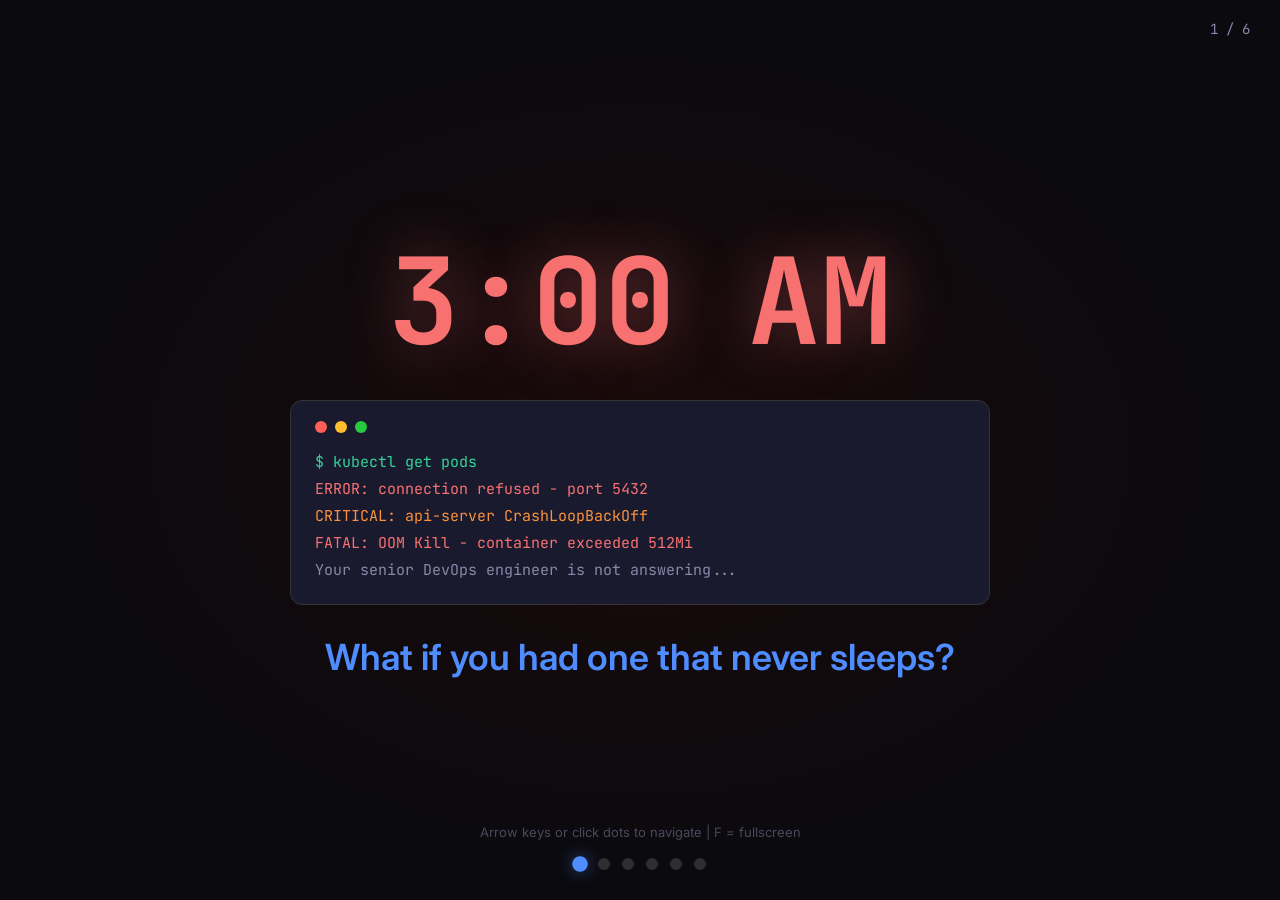
<file: static/opsvoice-video-slides.html>
<!DOCTYPE html>
<html lang="en">
<head>
<meta charset="UTF-8">
<meta name="viewport" content="width=device-width, initial-scale=1.0">
<title>OpsVoice Demo Presentation</title>
<style>
  @import url('https://fonts.googleapis.com/css2?family=Inter:wght@300;400;600;700;900&family=JetBrains+Mono:wght@400;600&display=swap');
  * { margin: 0; padding: 0; box-sizing: border-box; }
  :root {
    --bg: #0a0a0f; --surface: #12121a; --accent: #4f8cff; --accent2: #7c5cfc;
    --green: #34d399; --red: #f87171; --orange: #fb923c; --text: #e8e8f0; --muted: #8888aa;
    --border: #1a2234; --teal: #22d3ee;
  }
  body { font-family: 'Inter', sans-serif; background: var(--bg); color: var(--text); overflow: hidden; width: 100vw; height: 100vh; }
  .slide {
    position: absolute; inset: 0; display: flex; flex-direction: column; align-items: center; justify-content: center;
    opacity: 0; transform: scale(0.95); transition: opacity 0.8s ease, transform 0.8s ease; pointer-events: none; padding: 60px;
  }
  .slide.active { opacity: 1; transform: scale(1); pointer-events: all; }

  /* HOOK */
  .slide-hook { background: radial-gradient(ellipse at center, #1a0a0a 0%, #0a0a0f 70%); }
  .hook-time { font-family: 'JetBrains Mono', monospace; font-size: 120px; font-weight: 700; color: var(--red); text-shadow: 0 0 60px rgba(248,113,113,0.4); margin-bottom: 20px; animation: flicker 3s ease-in-out infinite; }
  @keyframes flicker { 0%,100%{opacity:1;} 50%{opacity:0.7;} }
  .terminal { background: #1a1a2e; border: 1px solid #333; border-radius: 12px; padding: 20px 24px; font-family: 'JetBrains Mono', monospace; font-size: 15px; line-height: 1.8; max-width: 700px; width: 100%; margin-bottom: 30px; text-align: left; }
  .terminal-header { display: flex; gap: 8px; margin-bottom: 16px; }
  .terminal-dot { width: 12px; height: 12px; border-radius: 50%; }
  .t-red{background:#ff5f56;} .t-yel{background:#ffbd2e;} .t-grn{background:#27c93f;}
  .term-line { opacity: 0; animation: typeIn 0.3s ease forwards; }
  .term-line:nth-child(2){animation-delay:0.5s;} .term-line:nth-child(3){animation-delay:1s;} .term-line:nth-child(4){animation-delay:1.5s;} .term-line:nth-child(5){animation-delay:2s;}
  @keyframes typeIn { from{opacity:0;transform:translateX(-10px);} to{opacity:1;transform:translateX(0);} }
  .t-err{color:var(--red);} .t-warn{color:var(--orange);} .t-info{color:var(--muted);} .t-prompt{color:var(--green);}
  .hook-question { font-size: 36px; color: var(--accent); font-weight: 600; opacity: 0; animation: fadeUp 1s ease 2.5s forwards; }
  @keyframes fadeUp { from{opacity:0;transform:translateY(20px);} to{opacity:1;transform:translateY(0);} }

  /* INTRO */
  .slide-intro { background: radial-gradient(ellipse at 30% 50%, #0a1628 0%, #0a0a0f 70%); }
  .brand-container { display: flex; align-items: center; gap: 24px; margin-bottom: 16px; }
  .brand-logo { width: 80px; height: 80px; background: linear-gradient(135deg, var(--accent), var(--accent2)); border-radius: 20px; display: flex; align-items: center; justify-content: center; font-size: 40px; box-shadow: 0 8px 32px rgba(79,140,255,0.3); }
  .brand-name { font-size: 72px; font-weight: 900; background: linear-gradient(135deg, var(--accent), var(--accent2)); -webkit-background-clip: text; -webkit-text-fill-color: transparent; background-clip: text; }
  .brand-tagline { font-size: 28px; color: var(--muted); font-weight: 300; margin-bottom: 50px; font-style: italic; }
  .features-row { display: flex; gap: 30px; margin-top: 20px; }
  .feature-card { background: rgba(255,255,255,0.03); border: 1px solid rgba(255,255,255,0.08); border-radius: 16px; padding: 28px; width: 280px; text-align: center; opacity: 0; animation: cardIn 0.6s ease forwards; }
  .feature-card:nth-child(1){animation-delay:0.3s;} .feature-card:nth-child(2){animation-delay:0.6s;} .feature-card:nth-child(3){animation-delay:0.9s;}
  @keyframes cardIn { from{opacity:0;transform:translateY(30px);} to{opacity:1;transform:translateY(0);} }
  .feature-icon{font-size:40px;margin-bottom:12px;} .feature-label{font-size:13px;text-transform:uppercase;letter-spacing:2px;color:var(--accent);margin-bottom:8px;font-weight:600;} .feature-title{font-size:18px;font-weight:600;margin-bottom:8px;} .feature-desc{font-size:14px;color:var(--muted);line-height:1.5;}
  .powered-by { margin-top: 40px; display: flex; align-items: center; gap: 16px; font-size: 16px; color: var(--muted); }
  .tech-badge { background: rgba(79,140,255,0.1); border: 1px solid rgba(79,140,255,0.2); border-radius: 8px; padding: 6px 14px; font-size: 14px; font-weight: 600; color: var(--accent); }

  /* LIVE DEMO PLACEHOLDER */
  .slide-demo { background: radial-gradient(ellipse at center, #0f1a0f 0%, #0a0a0f 70%); }
  .demo-badge { background: var(--red); color: white; font-size: 14px; font-weight: 700; padding: 6px 18px; border-radius: 20px; text-transform: uppercase; letter-spacing: 2px; margin-bottom: 20px; animation: pulse 1.5s ease-in-out infinite; }
  @keyframes pulse { 0%,100%{transform:scale(1);opacity:0.9;} 50%{transform:scale(1.05);opacity:1;} }
  .demo-title { font-size: 48px; font-weight: 700; margin-bottom: 10px; }
  .demo-subtitle { font-size: 20px; color: var(--muted); }

  /* ARCHITECTURE (animated diagram) */
  .slide-arch { background: var(--bg); padding: 24px 40px; overflow-y: auto; align-items: center; justify-content: flex-start; }
  .slide-arch .arch-inner { width: 100%; max-width: 960px; margin: 0 auto; }
  .slide-arch .title-section { text-align: center; margin-bottom: 20px; }
  .slide-arch .title-brand { font-size: 28px; font-weight: 900; background: linear-gradient(135deg, var(--accent), var(--accent2)); -webkit-background-clip: text; -webkit-text-fill-color: transparent; background-clip: text; }
  .slide-arch .title-sub { font-size: 16px; font-weight: 700; margin-top: 2px; }
  .slide-arch .title-desc { font-size: 11px; color: var(--muted); margin-top: 4px; }
  .slide-arch .section-label { font-size: 10px; font-weight: 600; letter-spacing: 2.5px; text-transform: uppercase; color: var(--muted); margin-bottom: 10px; display: flex; align-items: center; gap: 8px; }
  .slide-arch .section-label::after { content: ''; flex: 1; height: 1px; background: var(--border); }
  .slide-arch .card { background: var(--surface); border: 1px solid var(--border); border-radius: 10px; padding: 14px 16px; transition: border-color 0.3s, box-shadow 0.3s; }
  .slide-arch .card:hover { border-color: rgba(79,140,255,0.4); box-shadow: 0 4px 24px rgba(79,140,255,0.1); }
  .slide-arch .card-icon { width: 32px; height: 32px; border-radius: 8px; display: flex; align-items: center; justify-content: center; font-size: 14px; margin-bottom: 6px; }
  .slide-arch .card-title { font-size: 13px; font-weight: 700; margin-bottom: 2px; }
  .slide-arch .card-desc { font-size: 10px; color: var(--muted); line-height: 1.4; }
  .slide-arch .card-badge { display: inline-block; font-size: 9px; font-weight: 700; letter-spacing: 1px; text-transform: uppercase; padding: 2px 6px; border-radius: 4px; margin-top: 4px; }
  .slide-arch .card.user { border-color: #2563eb; }
  .slide-arch .card.user .card-icon { background: rgba(37,99,235,0.15); color: #60a5fa; }
  .slide-arch .card.user .card-badge { background: rgba(37,99,235,0.2); color: #60a5fa; }
  .slide-arch .card.frontend { border-color: var(--teal); }
  .slide-arch .card.frontend .card-icon { background: rgba(34,211,238,0.1); color: var(--teal); }
  .slide-arch .card.frontend .card-badge { background: rgba(34,211,238,0.15); color: var(--teal); }
  .slide-arch .card.backend { border-color: var(--accent2); }
  .slide-arch .card.backend .card-icon { background: rgba(124,92,252,0.12); color: #a78bfa; }
  .slide-arch .card.backend .card-badge { background: rgba(124,92,252,0.2); color: #a78bfa; }
  .slide-arch .card.ai { border-color: var(--green); background: linear-gradient(135deg, rgba(52,211,153,0.06), rgba(34,211,238,0.04)); }
  .slide-arch .card.ai .card-icon { background: rgba(52,211,153,0.12); color: var(--green); }
  .slide-arch .card.ai .card-badge { background: rgba(52,211,153,0.2); color: var(--green); }
  .slide-arch .card.tool { border-color: var(--red); }
  .slide-arch .card.tool .card-icon { background: rgba(248,113,113,0.12); color: var(--red); }
  .slide-arch .card.tool:hover { border-color: var(--red); box-shadow: 0 0 18px rgba(248,113,113,0.25); }
  .slide-arch .card.cloud { border-color: var(--green); }
  .slide-arch .card.cloud .card-icon { background: rgba(52,211,153,0.1); color: var(--green); }
  .slide-arch .card.cloud:hover { border-color: var(--green); box-shadow: 0 0 18px rgba(52,211,153,0.25); }
  .slide-arch .grid-1 { display: grid; grid-template-columns: 1fr; justify-items: center; }
  .slide-arch .grid-3 { display: grid; grid-template-columns: repeat(3, minmax(0, 1fr)); gap: 12px; }
  .slide-arch .grid-4 { display: grid; grid-template-columns: repeat(4, minmax(0, 1fr)); gap: 12px; }
  .slide-arch .grid-2x3 { display: grid; grid-template-columns: repeat(2, minmax(0, 1fr)); grid-template-rows: repeat(3, auto); gap: 8px; }
  .slide-arch .two-col { display: grid; grid-template-columns: 1fr 1fr; gap: 20px; align-items: start; }
  .slide-arch .connector { display: flex; align-items: center; justify-content: center; padding: 8px 0; position: relative; opacity: 0; }
  .slide-arch .connector-line { width: 2px; height: 22px; background: repeating-linear-gradient(180deg, var(--accent) 0, var(--accent) 4px, transparent 4px, transparent 8px); animation: archFlowDown 0.8s linear infinite; }
  .slide-arch .conn-purple .connector-line { background: repeating-linear-gradient(180deg, var(--accent2) 0, var(--accent2) 4px, transparent 4px, transparent 8px); }
  @keyframes archFlowDown { 0% { background-position: 0 -20px; } 100% { background-position: 0 20px; } }
  .slide-arch .connector-label { font-size: 10px; font-weight: 600; color: var(--accent); background: var(--bg); padding: 2px 10px; position: relative; z-index: 1; display: flex; align-items: center; gap: 6px; }
  .slide-arch .conn-purple .connector-label { color: var(--accent2); }
  .slide-arch .connector-label .arrow { animation: archBlink 1.5s ease-in-out infinite; }
  @keyframes archBlink { 0%, 100% { opacity: 1; } 50% { opacity: 0.4; } }
  .slide-arch .particle { width: 5px; height: 5px; border-radius: 50%; position: absolute; animation: archParticleUp 1.5s ease-in-out infinite; }
  .slide-arch .particle.p1 { background: var(--accent); left: calc(50% - 10px); animation-delay: 0s; }
  .slide-arch .particle.p2 { background: var(--teal); left: calc(50% + 4px); animation-delay: 0.5s; }
  @keyframes archParticleUp { 0% { opacity: 0; transform: translateY(8px) scale(0.5); } 40% { opacity: 1; transform: translateY(0) scale(1); } 100% { opacity: 0; transform: translateY(-12px) scale(0.5); } }
  .slide-arch .flow-section { margin-top: 20px; }
  .slide-arch .flow-title { text-align: center; font-size: 14px; font-weight: 700; margin-bottom: 12px; }
  .slide-arch .flow-title span { background: linear-gradient(135deg, var(--red), var(--orange)); -webkit-background-clip: text; -webkit-text-fill-color: transparent; background-clip: text; }
  .slide-arch .flow-grid { display: grid; grid-template-columns: repeat(4, 1fr); gap: 10px; }
  .slide-arch .flow-card { background: var(--surface); border: 1px solid var(--border); border-radius: 10px; padding: 12px; }
  .slide-arch .flow-num { width: 20px; height: 20px; border-radius: 50%; display: flex; align-items: center; justify-content: center; font-size: 10px; font-weight: 700; color: #fff; margin-bottom: 6px; }
  .slide-arch .flow-card-title { font-size: 12px; font-weight: 700; margin-bottom: 4px; }
  .slide-arch .flow-card-path { font-size: 9px; color: var(--muted); line-height: 1.5; }
  .slide-arch .flow-card-path span { color: var(--text); font-weight: 500; }
  .slide-arch .flow-card.f1 { border-left: 3px solid var(--green); }
  .slide-arch .flow-card.f2 { border-left: 3px solid var(--orange); }
  .slide-arch .flow-card.f3 { border-left: 3px solid var(--accent2); }
  .slide-arch .flow-card.f4 { border-left: 3px solid var(--red); }
  .slide-arch .legend { display: flex; justify-content: center; gap: 16px; margin-top: 16px; flex-wrap: wrap; }
  .slide-arch .legend-item { display: flex; align-items: center; gap: 6px; font-size: 9px; color: var(--muted); }
  .slide-arch .legend-dot { width: 6px; height: 6px; border-radius: 50%; }
  .slide-arch .layer { opacity: 0; }
  .slide-arch .layer.reveal { animation: archFadeInUp 0.6s ease both; }
  @keyframes archFadeInUp { from { opacity: 0; transform: translateY(24px); } to { opacity: 1; transform: translateY(0); } }
  .slide-arch .card { opacity: 0; }
  .slide-arch .card.reveal { opacity: 1; transform: scale(1); }
  .slide-arch .card.ai::before { content: ''; position: absolute; inset: -1px; border-radius: 10px; background: linear-gradient(90deg, var(--green), var(--teal), var(--green)); background-size: 200% 100%; animation: archBorderShift 3s linear infinite; z-index: -1; mask: linear-gradient(#fff 0 0) content-box, linear-gradient(#fff 0 0); -webkit-mask: linear-gradient(#fff 0 0) content-box, linear-gradient(#fff 0 0); mask-composite: exclude; -webkit-mask-composite: xor; padding: 1.5px; }
  @keyframes archBorderShift { 0% { background-position: 0 0; } 100% { background-position: 200% 0; } }

  /* TECH */
  .slide-tech { background: radial-gradient(ellipse at 50% 70%, #0f0f1a 0%, #0a0a0f 70%); }
  .tech-title { font-size: 36px; font-weight: 700; margin-bottom: 40px; }
  .tech-grid { display: grid; grid-template-columns: repeat(3, 1fr); gap: 20px; max-width: 900px; }
  .tech-item { background: rgba(255,255,255,0.03); border: 1px solid rgba(255,255,255,0.06); border-radius: 12px; padding: 20px; text-align: center; opacity: 0; animation: techIn 0.4s ease forwards; }
  .tech-item:nth-child(1){animation-delay:0.1s;} .tech-item:nth-child(2){animation-delay:0.2s;} .tech-item:nth-child(3){animation-delay:0.3s;} .tech-item:nth-child(4){animation-delay:0.4s;} .tech-item:nth-child(5){animation-delay:0.5s;} .tech-item:nth-child(6){animation-delay:0.6s;}
  @keyframes techIn { from{opacity:0;transform:scale(0.9);} to{opacity:1;transform:scale(1);} }
  .tech-item-icon{font-size:32px;margin-bottom:8px;} .tech-item-name{font-size:16px;font-weight:600;margin-bottom:4px;} .tech-item-detail{font-size:12px;color:var(--muted);}

  /* CLOSE */
  .slide-close { background: radial-gradient(ellipse at center, #0a1628 0%, #0a0a0f 70%); }
  .close-quote { font-size: 30px; font-weight: 300; text-align: center; max-width: 800px; line-height: 1.6; color: #ccc; margin-bottom: 50px; font-style: italic; }
  .close-brand { font-size: 56px; font-weight: 900; background: linear-gradient(135deg, var(--accent), var(--accent2)); -webkit-background-clip: text; -webkit-text-fill-color: transparent; background-clip: text; margin-bottom: 30px; }
  .close-links { display: flex; gap: 24px; margin-top: 20px; }
  .close-link { background: rgba(255,255,255,0.05); border: 1px solid rgba(255,255,255,0.1); border-radius: 10px; padding: 14px 28px; font-size: 16px; color: var(--text); display: flex; align-items: center; gap: 10px; }
  .close-thankyou { margin-top: 40px; font-size: 20px; color: var(--muted); font-weight: 300; }

  /* NAV */
  .nav { position: fixed; bottom: 30px; left: 50%; transform: translateX(-50%); display: flex; gap: 12px; z-index: 100; }
  .nav-dot { width: 12px; height: 12px; border-radius: 50%; background: rgba(255,255,255,0.15); cursor: pointer; transition: all 0.3s ease; }
  .nav-dot.active { background: var(--accent); box-shadow: 0 0 12px rgba(79,140,255,0.5); transform: scale(1.3); }
  .nav-hint { position: fixed; bottom: 60px; left: 50%; transform: translateX(-50%); font-size: 13px; color: var(--muted); opacity: 0.5; }
  .slide-number { position: fixed; top: 20px; right: 30px; font-size: 14px; color: var(--muted); font-family: 'JetBrains Mono', monospace; z-index: 100; }
</style>
</head>
<body>

<!-- SLIDE 1: HOOK -->
<div class="slide slide-hook active" id="slide-0">
  <div class="hook-time">3:00 AM</div>
  <div class="terminal">
    <div class="terminal-header">
      <div class="terminal-dot t-red"></div>
      <div class="terminal-dot t-yel"></div>
      <div class="terminal-dot t-grn"></div>
    </div>
    <div class="term-line t-prompt">$ kubectl get pods</div>
    <div class="term-line t-err">ERROR: connection refused - port 5432</div>
    <div class="term-line t-warn">CRITICAL: api-server CrashLoopBackOff</div>
    <div class="term-line t-err">FATAL: OOM Kill - container exceeded 512Mi</div>
    <div class="term-line t-info">Your senior DevOps engineer is not answering...</div>
  </div>
  <div class="hook-question">What if you had one that never sleeps?</div>
</div>

<!-- SLIDE 2: INTRO -->
<div class="slide slide-intro" id="slide-1">
  <div class="brand-container">
    <div class="brand-logo">&#x1F527;</div>
    <div class="brand-name">OpsVoice</div>
  </div>
  <div class="brand-tagline">"Voice-First SRE Copilot powered by Gemini Live + Google ADK"</div>
  <div class="features-row">
    <div class="feature-card">
      <div class="feature-icon">&#x1F3A4;</div>
      <div class="feature-label">VOICE + VISION</div>
      <div class="feature-title">Real-Time Streaming</div>
      <div class="feature-desc">Talk naturally while sharing your camera - OpsVoice sees errors, hears you, and responds instantly with native audio</div>
    </div>
    <div class="feature-card">
      <div class="feature-icon">&#x1F6A8;</div>
      <div class="feature-label">INCIDENT MGMT</div>
      <div class="feature-title">Create, Track, Resolve</div>
      <div class="feature-desc">Full incident lifecycle - create incidents, check open issues, update status, and retrieve runbooks hands-free</div>
    </div>
    <div class="feature-card">
      <div class="feature-icon">&#x26A1;</div>
      <div class="feature-label">PROACTIVE</div>
      <div class="feature-title">Alert Monitor</div>
      <div class="feature-desc">Background service health polling with proactive WebSocket alerts - OpsVoice warns you before things break</div>
    </div>
  </div>
  <div class="powered-by">
    <span>Powered by</span>
    <span class="tech-badge">Gemini 2.5 Flash</span>
    <span class="tech-badge">Live API</span>
    <span class="tech-badge">Google ADK</span>
    <span class="tech-badge">Cloud Run</span>
  </div>
</div>

<!-- SLIDE 3: LIVE DEMO (placeholder - switch to app recording here) -->
<div class="slide slide-demo" id="slide-2">
  <div class="demo-badge">&#x1F534; LIVE DEMO</div>
  <div class="demo-title">Watch OpsVoice in Action</div>
  <div class="demo-subtitle">Switch to your app screen recording here</div>
</div>

<!-- SLIDE 4: ARCHITECTURE (animated diagram) -->
<div class="slide slide-arch" id="slide-3">
  <div class="arch-inner">
  <div class="title-section">
    <div class="title-brand">OpsVoice</div>
    <div class="title-sub">System Architecture</div>
    <div class="title-desc">Voice-First SRE Copilot powered by Gemini Live + Google ADK</div>
  </div>
  <div class="layer" id="layer-user">
    <div class="section-label">User Layer</div>
    <div class="grid-1">
      <div class="card user" style="max-width:420px;width:100%;">
        <div class="card-icon">&#x1F5A5;</div>
        <div class="card-title">Browser</div>
        <div class="card-desc">SRE operator interface with real-time voice, text, and camera inputs</div>
        <div class="card-badge">VOICE + TEXT + CAMERA</div>
      </div>
    </div>
  </div>
  <div class="connector" id="conn1">
    <div style="display:flex;gap:40px;align-items:flex-end;">
      <span style="font-size:10px;color:var(--muted);">SEND</span>
      <div class="connector-line" style="height:20px;"></div>
      <span style="font-size:10px;color:var(--muted);">RECEIVE</span>
    </div>
    <div class="particle p1"></div>
    <div class="particle p2"></div>
  </div>
  <div class="layer" id="layer-frontend">
    <div class="section-label">Frontend (In-Browser)</div>
    <div class="grid-3">
      <div class="card frontend">
        <div class="card-icon">&#x27A1;&#xFE0F;</div>
        <div class="card-title">WebSocket Connection</div>
        <div class="card-desc">Full-duplex bidirectional streaming between browser and server</div>
        <div class="card-badge">BIDIRECTIONAL</div>
      </div>
      <div class="card frontend">
        <div class="card-icon">&#x1F399;&#xFE0F;</div>
        <div class="card-title">Audio Processing</div>
        <div class="card-desc">Real-time PCM capture at 16kHz mono, base64 encoded for streaming</div>
        <div class="card-badge">PCM 16KHZ</div>
      </div>
      <div class="card frontend">
        <div class="card-icon">&#x1F4F7;</div>
        <div class="card-title">Camera Frame Capture</div>
        <div class="card-desc">Periodic frame capture from device camera, JPEG compressed</div>
        <div class="card-badge">JPEG FRAMES</div>
      </div>
    </div>
  </div>
  <div class="connector" id="conn2">
    <div class="connector-label"><span class="arrow">&#x2B07;&#xFE0F;</span> WEBSOCKET / WSS <span class="arrow">&#x2B06;&#xFE0F;</span></div>
    <div class="particle p1"></div>
    <div class="particle p2"></div>
  </div>
  <div class="layer" id="layer-backend">
    <div class="section-label">Backend (Google Cloud Run)</div>
    <div class="grid-4">
      <div class="card backend">
        <div class="card-icon">&lt;/&gt;</div>
        <div class="card-title">FastAPI Server</div>
        <div class="card-desc">Async Python server handling WebSocket upgrades and HTTP endpoints</div>
        <div class="card-badge">PYTHON / ASYNC</div>
      </div>
      <div class="card backend">
        <div class="card-icon">&#x2699;&#xFE0F;</div>
        <div class="card-title">Google ADK Runner</div>
        <div class="card-desc">Agent Development Kit orchestrating tool calls and Gemini sessions</div>
        <div class="card-badge">ADK FRAMEWORK</div>
      </div>
      <div class="card backend">
        <div class="card-icon">&#x1F464;</div>
        <div class="card-title">Session Management</div>
        <div class="card-desc">Per-user session state, conversation history, and context tracking</div>
        <div class="card-badge">STATEFUL</div>
      </div>
      <div class="card backend">
        <div class="card-icon">&#x26A0;&#xFE0F;</div>
        <div class="card-title">Proactive Alert Monitor</div>
        <div class="card-desc">Background task polling service health, broadcasts alerts via WebSocket</div>
        <div class="card-badge">ASYNC BROADCAST</div>
      </div>
    </div>
  </div>
  <div class="connector conn-purple" id="conn3">
    <div class="connector-label"><span class="arrow">&#x2B07;&#xFE0F;</span> GEMINI LIVE API <span class="arrow">&#x2B06;&#xFE0F;</span></div>
    <div class="particle p1" style="background:var(--accent2);"></div>
    <div class="particle p2" style="background:#a78bfa;"></div>
  </div>
  <div class="layer" id="layer-ai">
    <div class="section-label">AI Layer</div>
    <div style="display:grid;grid-template-columns:1fr 1fr;gap:14px;">
      <div class="card ai">
        <div class="card-icon">&#x2728;</div>
        <div class="card-title">Gemini 2.5 Flash</div>
        <div class="card-desc">Multimodal AI with native audio understanding and generation capabilities</div>
        <div class="card-badge">NATIVE AUDIO</div>
      </div>
      <div class="card ai">
        <div class="card-icon">&#x26A1;</div>
        <div class="card-title">Live Bidirectional Streaming</div>
        <div class="card-desc">Real-time audio-in, audio-out with interruptible conversation flow</div>
        <div class="card-badge">REAL-TIME</div>
      </div>
    </div>
  </div>
  <div class="connector" id="conn4" style="padding:6px 0;">
    <div style="display:flex;width:100%;justify-content:space-around;align-items:flex-start;">
      <div class="connector-label" style="color:var(--orange);font-size:10px;"><span class="arrow">&#x2B07;&#xFE0F;</span> TOOL CALLS</div>
      <div class="connector-label" style="color:var(--green);font-size:10px;"><span class="arrow">&#x2B07;&#xFE0F;</span> INFRASTRUCTURE</div>
    </div>
  </div>
  <div class="layer" id="layer-tools">
    <div class="two-col">
      <div>
        <div class="section-label" style="color:var(--red);">Agent Tools</div>
        <div class="grid-2x3" style="grid-template-columns:1fr 1fr;">
          <div class="card tool">
            <div class="card-icon">&#x2694;&#xFE0F;</div>
            <div class="card-title" style="font-family:'JetBrains Mono',monospace;font-size:11px;">check_service_health</div>
            <div class="card-desc">Poll status of monitored services</div>
          </div>
          <div class="card tool">
            <div class="card-icon">&#x1F4DD;</div>
            <div class="card-title" style="font-family:'JetBrains Mono',monospace;font-size:11px;">create_incident</div>
            <div class="card-desc">Open new incident records in Firestore</div>
          </div>
          <div class="card tool">
            <div class="card-icon">&#x1F4CB;</div>
            <div class="card-title" style="font-family:'JetBrains Mono',monospace;font-size:11px;">get_open_incidents</div>
            <div class="card-desc">List active incident records</div>
          </div>
          <div class="card tool">
            <div class="card-icon">&#x2705;</div>
            <div class="card-title" style="font-family:'JetBrains Mono',monospace;font-size:11px;">update_incident_status</div>
            <div class="card-desc">Resolve or escalate incidents</div>
          </div>
          <div class="card tool">
            <div class="card-icon">&#x1F4D6;</div>
            <div class="card-title" style="font-family:'JetBrains Mono',monospace;font-size:11px;">get_runbook</div>
            <div class="card-desc">Retrieve remediation playbooks</div>
          </div>
          <div class="card tool">
            <div class="card-icon">&#x1F50D;</div>
            <div class="card-title" style="font-family:'JetBrains Mono',monospace;font-size:11px;">google_search</div>
            <div class="card-desc">Web search for troubleshooting context</div>
          </div>
        </div>
      </div>
      <div>
        <div class="section-label" style="color:var(--green);">Google Cloud Services</div>
        <div class="grid-2x3" style="grid-template-columns:1fr 1fr;">
          <div class="card cloud">
            <div class="card-icon">&#x2601;&#xFE0F;</div>
            <div class="card-title">Cloud Run</div>
            <div class="card-desc">Serverless container hosting</div>
          </div>
          <div class="card cloud">
            <div class="card-icon">&#x1F4BE;</div>
            <div class="card-title">Firestore</div>
            <div class="card-desc">Incidents database (NoSQL)</div>
          </div>
          <div class="card cloud">
            <div class="card-icon">&#x1F510;</div>
            <div class="card-title">Secret Manager</div>
            <div class="card-desc">Secure API key storage</div>
          </div>
          <div class="card cloud">
            <div class="card-icon">&#x1F4E6;</div>
            <div class="card-title">Artifact Registry</div>
            <div class="card-desc">Container image repository</div>
          </div>
          <div class="card cloud">
            <div class="card-icon">&lt;/&gt;</div>
            <div class="card-title">Cloud Build</div>
            <div class="card-desc">CI/CD pipeline</div>
          </div>
          <div class="card cloud">
            <div class="card-icon">&#x1F4CA;</div>
            <div class="card-title">Cloud Logging</div>
            <div class="card-desc">Centralized log aggregation</div>
          </div>
        </div>
      </div>
    </div>
  </div>
  <div class="flow-section layer" id="layer-flow">
    <div class="flow-title"><span>Data</span> Flow Paths</div>
    <div class="flow-grid">
      <div class="flow-card f1">
        <div class="flow-num" style="background:var(--green);">1</div>
        <div class="flow-card-title">Voice/Text Request</div>
        <div class="flow-card-path"><span>Browser</span> &rarr; <span>WebSocket</span> &rarr; <span>FastAPI</span> &rarr; <span>ADK Runner</span> &rarr; <span>Gemini Live API</span></div>
      </div>
      <div class="flow-card f2">
        <div class="flow-num" style="background:var(--orange);">2</div>
        <div class="flow-card-title">Tool Execution</div>
        <div class="flow-card-path"><span>Gemini Live API</span> &rarr; <span>Tool Calls</span> &rarr; <span>Service Health</span> / <span>Firestore</span></div>
      </div>
      <div class="flow-card f3">
        <div class="flow-num" style="background:var(--accent2);">3</div>
        <div class="flow-card-title">AI Response</div>
        <div class="flow-card-path"><span>Gemini Live API</span> &rarr; <span>Audio/Text</span> &rarr; <span>WebSocket</span> &rarr; <span>Browser</span></div>
      </div>
      <div class="flow-card f4">
        <div class="flow-num" style="background:var(--red);">4</div>
        <div class="flow-card-title">Proactive Alerts</div>
        <div class="flow-card-path"><span>Alert Monitor</span> &rarr; <span>WS Broadcast</span> &rarr; <span>All Browsers</span></div>
      </div>
    </div>
  </div>
  <div class="legend layer" id="layer-legend">
    <div class="legend-item"><div class="legend-dot" style="background:var(--green);"></div>User</div>
    <div class="legend-item"><div class="legend-dot" style="background:var(--teal);"></div>Frontend</div>
    <div class="legend-item"><div class="legend-dot" style="background:var(--accent2);"></div>Backend</div>
    <div class="legend-item"><div class="legend-dot" style="background:var(--green);"></div>AI</div>
    <div class="legend-item"><div class="legend-dot" style="background:var(--red);"></div>Tools</div>
    <div class="legend-item"><div class="legend-dot" style="background:var(--green);"></div>Cloud</div>
  </div>
  </div>
</div>

<!-- SLIDE 5: TECH HIGHLIGHTS -->
<div class="slide slide-tech" id="slide-4">
  <div class="tech-title">Technical Highlights</div>
  <div class="tech-grid">
    <div class="tech-item"><div class="tech-item-icon">&#x2728;</div><div class="tech-item-name">Gemini Native Audio</div><div class="tech-item-detail">gemini-2.5-flash-native-audio-preview with Live API</div></div>
    <div class="tech-item"><div class="tech-item-icon">&#x1F916;</div><div class="tech-item-name">Google ADK</div><div class="tech-item-detail">Runner.run_live() + LiveRequestQueue</div></div>
    <div class="tech-item"><div class="tech-item-icon">&#x1F3A4;</div><div class="tech-item-name">Voice + Camera + Text</div><div class="tech-item-detail">PCM 16kHz audio + JPEG frames, all via WebSocket</div></div>
    <div class="tech-item"><div class="tech-item-icon">&#x1F6A8;</div><div class="tech-item-name">6 Agent Tools</div><div class="tech-item-detail">Incident CRUD, health checks, runbooks, grounded search</div></div>
    <div class="tech-item"><div class="tech-item-icon">&#x26A1;</div><div class="tech-item-name">Proactive Alerts</div><div class="tech-item-detail">Background health polling with async WebSocket broadcast</div></div>
    <div class="tech-item"><div class="tech-item-icon">&#x2601;&#xFE0F;</div><div class="tech-item-name">Cloud Native</div><div class="tech-item-detail">Cloud Run + Firestore + Secret Manager + Terraform</div></div>
  </div>
</div>

<!-- SLIDE 6: CLOSE -->
<div class="slide slide-close" id="slide-5">
  <div class="close-quote">"AI interaction does not need a text box.<br>By combining real-time voice with computer vision,<br>we created an experience that feels like having a<br>senior engineer right beside you."</div>
  <div class="close-brand">OpsVoice</div>
  <div class="close-links">
    <div class="close-link"><span>&#x1F4BB;</span><span>Open Source on GitHub</span></div>
    <div class="close-link"><span>&#x2601;&#xFE0F;</span><span>Live on Google Cloud</span></div>
    <div class="close-link"><span>&#x1F4DD;</span><span>Blog Post on Dev.to</span></div>
  </div>
  <div class="close-thankyou">Thank you for watching</div>
</div>

<!-- NAV -->
<div class="nav">
  <div class="nav-dot active" onclick="goTo(0)"></div>
  <div class="nav-dot" onclick="goTo(1)"></div>
  <div class="nav-dot" onclick="goTo(2)"></div>
  <div class="nav-dot" onclick="goTo(3)"></div>
  <div class="nav-dot" onclick="goTo(4)"></div>
  <div class="nav-dot" onclick="goTo(5)"></div>
</div>
<div class="nav-hint">Arrow keys or click dots to navigate | F = fullscreen</div>
<div class="slide-number" id="slideNum">1 / 6</div>

<script>
  let current = 0;
  const total = 6;
  function goTo(n) {
    if (n < 0 || n >= total) return;
    document.querySelectorAll('.slide').forEach(s => s.classList.remove('active'));
    document.querySelectorAll('.nav-dot').forEach(d => d.classList.remove('active'));
    document.getElementById('slide-' + n).classList.add('active');
    document.querySelectorAll('.nav-dot')[n].classList.add('active');
    document.getElementById('slideNum').textContent = (n + 1) + ' / ' + total;
    current = n;
    if (n === 3) revealArchSlide();
  }
  function revealArchSlide() {
    const slide = document.getElementById('slide-3');
    if (!slide) return;
    slide.querySelectorAll('.layer').forEach((layer, i) => {
      layer.classList.add('reveal');
      layer.querySelectorAll('.card, .flow-card').forEach((card, j) => {
        setTimeout(() => card.classList.add('reveal'), j * 100);
      });
    });
    slide.querySelectorAll('.connector').forEach((conn, i) => {
      conn.style.opacity = '1';
      conn.style.animation = 'archFadeInUp 0.4s ease ' + (0.2 + i * 0.2) + 's both';
    });
  }
  document.addEventListener('keydown', (e) => {
    if (e.key === 'ArrowRight' || e.key === ' ') goTo(current + 1);
    if (e.key === 'ArrowLeft') goTo(current - 1);
    if (e.key === 'f') document.documentElement.requestFullscreen();
  });
</script>
</body>
</html>
</file>
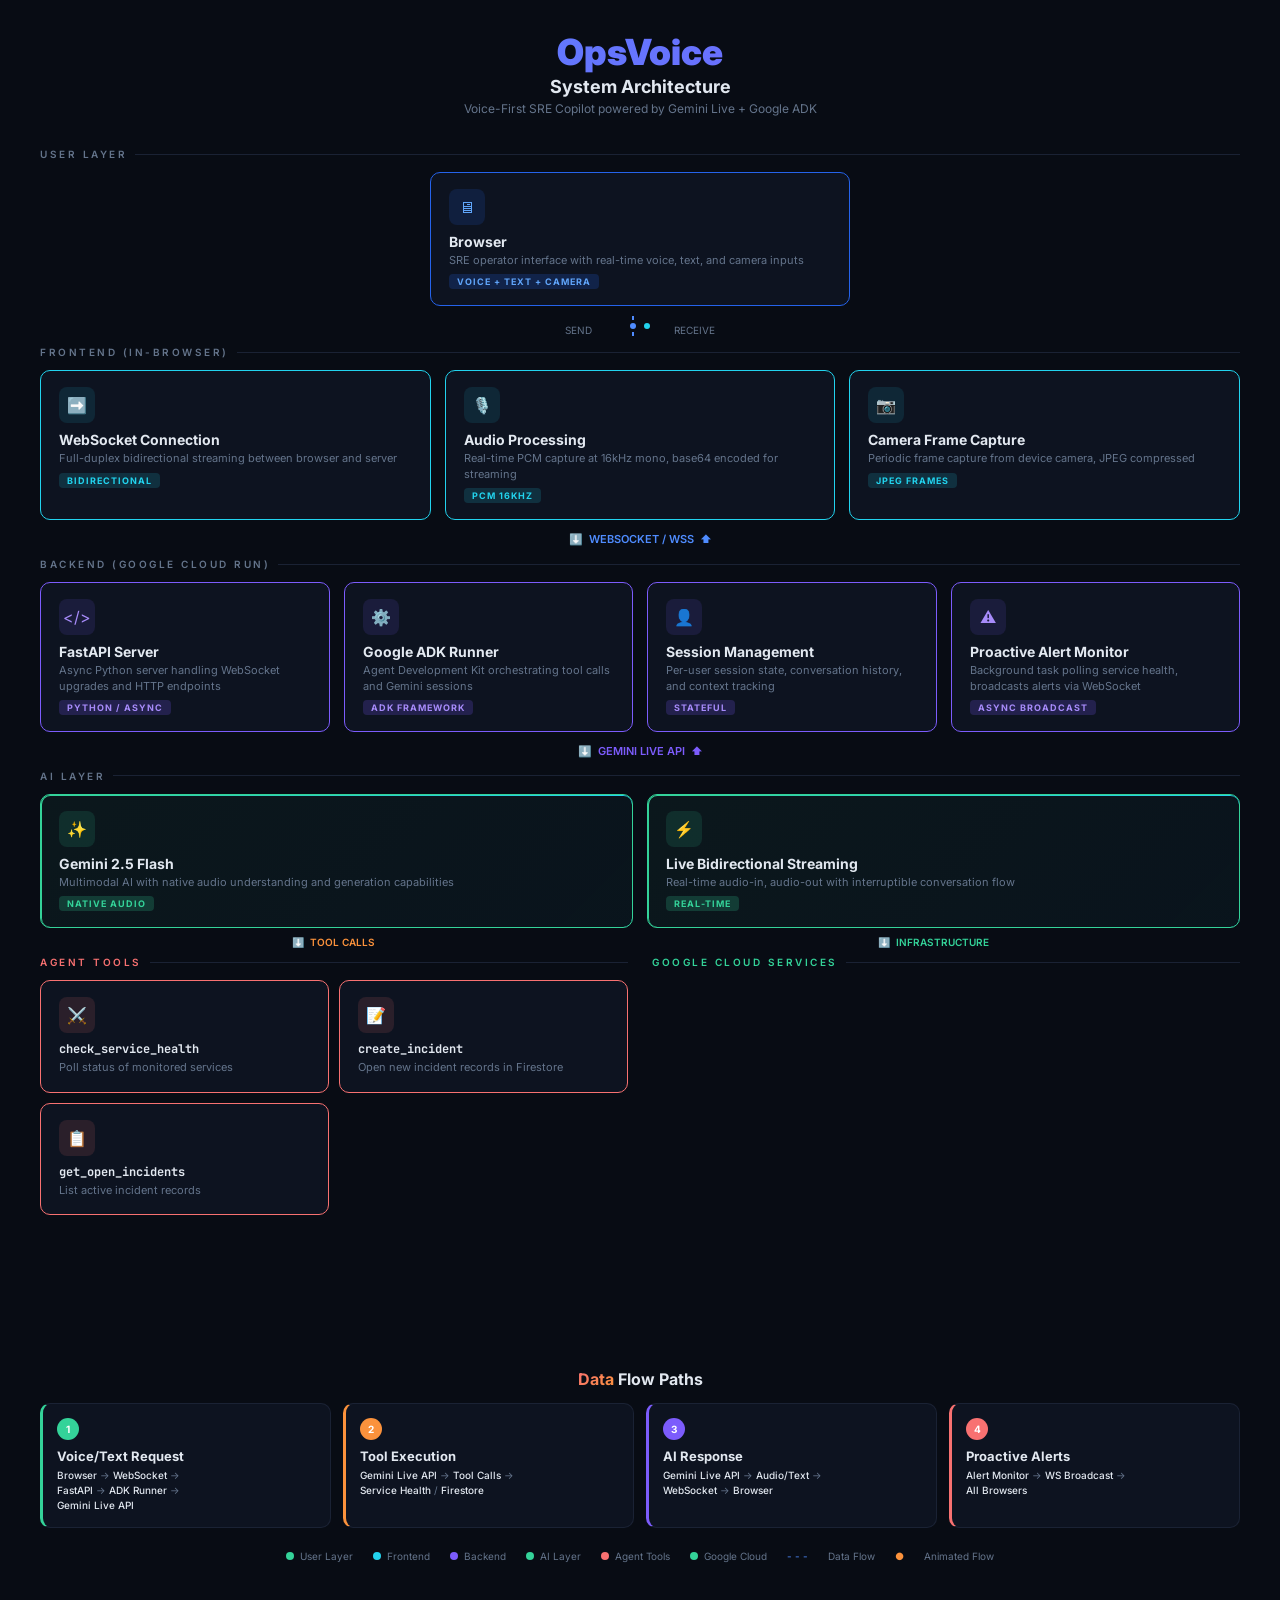
<file: docs/Presentation/opsvoice-architecture-animated.html>
<!DOCTYPE html>
<html lang="en">
<head>
<meta charset="UTF-8">
<meta name="viewport" content="width=device-width, initial-scale=1.0">
<title>OpsVoice System Architecture</title>
<style>
  @import url('https://fonts.googleapis.com/css2?family=Inter:wght@300;400;600;700;900&family=JetBrains+Mono:wght@400;600&display=swap');
  *{margin:0;padding:0;box-sizing:border-box;}
  :root{
    --bg:#080c14;--surface:#0d1320;--border:#1a2234;
    --blue:#4f8cff;--purple:#7c5cfc;--green:#34d399;--teal:#22d3ee;
    --red:#f87171;--orange:#fb923c;--yellow:#fbbf24;
    --text:#e2e8f0;--muted:#64748b;
  }
  body{font-family:'Inter',sans-serif;background:var(--bg);color:var(--text);min-height:100vh;overflow-x:hidden;padding:30px 40px 40px;}

  /* === GLOBAL ANIMATIONS === */
  @keyframes fadeInUp{from{opacity:0;transform:translateY(24px)}to{opacity:1;transform:translateY(0)}}
  @keyframes fadeInScale{from{opacity:0;transform:scale(0.92)}to{opacity:1;transform:scale(1)}}
  @keyframes slideInLeft{from{opacity:0;transform:translateX(-30px)}to{opacity:1;transform:translateX(0)}}
  @keyframes slideInRight{from{opacity:0;transform:translateX(30px)}to{opacity:1;transform:translateX(0)}}
  @keyframes pulseGlow{0%,100%{box-shadow:0 0 8px rgba(79,140,255,0.15)}50%{box-shadow:0 0 20px rgba(79,140,255,0.35)}}
  @keyframes flowDown{0%{background-position:0 -20px}100%{background-position:0 20px}}
  @keyframes dashFlow{to{stroke-dashoffset:-20}}
  @keyframes blink{0%,100%{opacity:1}50%{opacity:0.4}}
  @keyframes particleUp{0%{opacity:0;transform:translateY(8px) scale(0.5)}40%{opacity:1;transform:translateY(0) scale(1)}100%{opacity:0;transform:translateY(-12px) scale(0.5)}}

  /* === TITLE === */
  .title-section{text-align:center;margin-bottom:32px;animation:fadeInUp 0.8s ease both;}
  .title-brand{font-size:36px;font-weight:900;background:linear-gradient(135deg,var(--blue),var(--purple));-webkit-background-clip:text;-webkit-text-fill-color:transparent;background-clip:text;}
  .title-sub{font-size:18px;font-weight:700;margin-top:2px;}
  .title-desc{font-size:12px;color:var(--muted);margin-top:4px;}

  /* === SECTION LABELS === */
  .section-label{font-size:10px;font-weight:600;letter-spacing:2.5px;text-transform:uppercase;color:var(--muted);margin-bottom:12px;display:flex;align-items:center;gap:8px;}
  .section-label::after{content:'';flex:1;height:1px;background:var(--border);}

  /* === CARDS === */
  .card{
    background:var(--surface);border:1px solid var(--border);border-radius:10px;
    padding:16px 18px;position:relative;overflow:hidden;
    transition:border-color 0.3s,box-shadow 0.3s;
  }
  .card:hover{border-color:rgba(79,140,255,0.4);box-shadow:0 4px 24px rgba(79,140,255,0.1);}
  .card-icon{width:36px;height:36px;border-radius:8px;display:flex;align-items:center;justify-content:center;font-size:16px;margin-bottom:8px;}
  .card-title{font-size:14px;font-weight:700;margin-bottom:3px;}
  .card-desc{font-size:11px;color:var(--muted);line-height:1.4;}
  .card-badge{display:inline-block;font-size:9px;font-weight:700;letter-spacing:1px;text-transform:uppercase;padding:2px 8px;border-radius:4px;margin-top:6px;}

  /* Color variants */
  .card.user{border-color:#2563eb;}.card.user .card-icon{background:rgba(37,99,235,0.15);color:#60a5fa;}
  .card.user .card-badge{background:rgba(37,99,235,0.2);color:#60a5fa;}
  .card.frontend{border-color:var(--teal);}.card.frontend .card-icon{background:rgba(34,211,238,0.1);color:var(--teal);}
  .card.frontend .card-badge{background:rgba(34,211,238,0.15);color:var(--teal);}
  .card.backend{border-color:var(--purple);}.card.backend .card-icon{background:rgba(124,92,252,0.12);color:#a78bfa;}
  .card.backend .card-badge{background:rgba(124,92,252,0.2);color:#a78bfa;}
  .card.ai{border-color:var(--green);background:linear-gradient(135deg,rgba(52,211,153,0.06),rgba(34,211,238,0.04));}
  .card.ai .card-icon{background:rgba(52,211,153,0.12);color:var(--green);}
  .card.ai .card-badge{background:rgba(52,211,153,0.2);color:var(--green);}
  .card.tool{border-color:var(--red);}.card.tool .card-icon{background:rgba(248,113,113,0.12);color:var(--red);}
  .card.cloud{border-color:var(--green);}.card.cloud .card-icon{background:rgba(52,211,153,0.1);color:var(--green);}

  /* === GRIDS === */
  .grid-1{display:grid;grid-template-columns:1fr;justify-items:center;}
  .grid-3{display:grid;grid-template-columns:repeat(3,1fr);gap:14px;}
  .grid-4{display:grid;grid-template-columns:repeat(4,1fr);gap:14px;}
  .grid-2x3{display:grid;grid-template-columns:repeat(3,1fr);grid-template-rows:repeat(2,auto);gap:10px;}
  .grid-2x2{display:grid;grid-template-columns:repeat(2,1fr);grid-template-rows:repeat(2,auto);gap:10px;}
  .two-col{display:grid;grid-template-columns:1fr 1fr;gap:24px;}

  /* === CONNECTORS === */
  .connector{display:flex;align-items:center;justify-content:center;padding:10px 0;position:relative;}
  .connector-line{
    width:2px;height:28px;position:relative;overflow:hidden;
    background:repeating-linear-gradient(180deg,var(--blue) 0,var(--blue) 4px,transparent 4px,transparent 8px);
    animation:flowDown 0.8s linear infinite;
  }
  .connector-label{
    font-size:11px;font-weight:600;color:var(--blue);
    background:var(--bg);padding:2px 12px;position:relative;z-index:1;
    display:flex;align-items:center;gap:6px;
  }
  .connector-label .arrow{animation:blink 1.5s ease-in-out infinite;}
  .conn-purple .connector-line{background:repeating-linear-gradient(180deg,var(--purple) 0,var(--purple) 4px,transparent 4px,transparent 8px);}
  .conn-purple .connector-label{color:var(--purple);}

  /* === FLOW SECTION === */
  .flow-section{margin-top:28px;}
  .flow-title{text-align:center;font-size:16px;font-weight:700;margin-bottom:14px;}
  .flow-title span{background:linear-gradient(135deg,var(--red),var(--orange));-webkit-background-clip:text;-webkit-text-fill-color:transparent;background-clip:text;}
  .flow-grid{display:grid;grid-template-columns:repeat(4,1fr);gap:12px;}
  .flow-card{background:var(--surface);border:1px solid var(--border);border-radius:10px;padding:14px;position:relative;}
  .flow-num{width:22px;height:22px;border-radius:50%;display:flex;align-items:center;justify-content:center;font-size:10px;font-weight:700;color:#fff;margin-bottom:8px;}
  .flow-card-title{font-size:13px;font-weight:700;margin-bottom:4px;}
  .flow-card-path{font-size:10px;color:var(--muted);line-height:1.5;}
  .flow-card-path span{color:var(--text);font-weight:500;}

  /* === LEGEND === */
  .legend{display:flex;justify-content:center;gap:20px;margin-top:22px;flex-wrap:wrap;}
  .legend-item{display:flex;align-items:center;gap:6px;font-size:10px;color:var(--muted);}
  .legend-dot{width:8px;height:8px;border-radius:50%;}

  /* === STAGGERED REVEAL ANIMATIONS === */
  .layer{opacity:0;}
  .layer.reveal{animation:fadeInUp 0.6s ease both;}
  .layer:nth-child(1){animation-delay:0s;}
  .layer:nth-child(2){animation-delay:0.15s;}
  .layer:nth-child(3){animation-delay:0.3s;}

  .card{opacity:0;transition:opacity 0.5s ease,transform 0.5s ease,border-color 0.3s,box-shadow 0.3s;}
  .card.reveal{opacity:1;transform:scale(1);}

  /* ANIMATED DASHED BORDER for AI cards */
  .card.ai{position:relative;}
  .card.ai::before{
    content:'';position:absolute;inset:-1px;border-radius:10px;
    background:linear-gradient(90deg,var(--green),var(--teal),var(--green));
    background-size:200% 100%;animation:borderShift 3s linear infinite;z-index:-1;
    mask:linear-gradient(#fff 0 0) content-box,linear-gradient(#fff 0 0);
    -webkit-mask:linear-gradient(#fff 0 0) content-box,linear-gradient(#fff 0 0);
    mask-composite:exclude;-webkit-mask-composite:xor;padding:1.5px;
  }
  @keyframes borderShift{0%{background-position:0 0}100%{background-position:200% 0}}

  /* PARTICLE dots on connectors */
  .particle{
    width:6px;height:6px;border-radius:50%;position:absolute;
    animation:particleUp 1.5s ease-in-out infinite;
  }
  .particle.p1{background:var(--blue);left:calc(50% - 10px);animation-delay:0s;}
  .particle.p2{background:var(--teal);left:calc(50% + 4px);animation-delay:0.5s;}

  /* Hover glow on tool cards — use box-shadow transition, NOT animation override */
  .card.tool:hover{border-color:var(--red);box-shadow:0 0 18px rgba(248,113,113,0.25);}
  .card.cloud:hover{border-color:var(--green);box-shadow:0 0 18px rgba(52,211,153,0.25);}

  /* Flow card colored left border */
  .flow-card.f1{border-left:3px solid var(--green);}
  .flow-card.f2{border-left:3px solid var(--orange);}
  .flow-card.f3{border-left:3px solid var(--purple);}
  .flow-card.f4{border-left:3px solid var(--red);}
</style>
</head>
<body>

<!-- TITLE -->
<div class="title-section">
  <div class="title-brand">OpsVoice</div>
  <div class="title-sub">System Architecture</div>
  <div class="title-desc">Voice-First SRE Copilot powered by Gemini Live + Google ADK</div>
</div>

<!-- USER LAYER -->
<div class="layer" id="layer-user">
  <div class="section-label">User Layer</div>
  <div class="grid-1">
    <div class="card user" style="max-width:420px;width:100%;">
      <div class="card-icon">&#x1F5A5;</div>
      <div class="card-title">Browser</div>
      <div class="card-desc">SRE operator interface with real-time voice, text, and camera inputs</div>
      <div class="card-badge">VOICE + TEXT + CAMERA</div>
    </div>
  </div>
</div>

<!-- Connector -->
<div class="connector" id="conn1">
  <div style="display:flex;gap:40px;align-items:flex-end;">
    <span style="font-size:10px;color:var(--muted);">SEND</span>
    <div class="connector-line" style="height:20px;"></div>
    <span style="font-size:10px;color:var(--muted);">RECEIVE</span>
  </div>
  <div class="particle p1"></div>
  <div class="particle p2"></div>
</div>

<!-- FRONTEND -->
<div class="layer" id="layer-frontend">
  <div class="section-label">Frontend (In-Browser)</div>
  <div class="grid-3">
    <div class="card frontend">
      <div class="card-icon">&#x27A1;&#xFE0F;</div>
      <div class="card-title">WebSocket Connection</div>
      <div class="card-desc">Full-duplex bidirectional streaming between browser and server</div>
      <div class="card-badge">BIDIRECTIONAL</div>
    </div>
    <div class="card frontend">
      <div class="card-icon">&#x1F399;&#xFE0F;</div>
      <div class="card-title">Audio Processing</div>
      <div class="card-desc">Real-time PCM capture at 16kHz mono, base64 encoded for streaming</div>
      <div class="card-badge">PCM 16KHZ</div>
    </div>
    <div class="card frontend">
      <div class="card-icon">&#x1F4F7;</div>
      <div class="card-title">Camera Frame Capture</div>
      <div class="card-desc">Periodic frame capture from device camera, JPEG compressed</div>
      <div class="card-badge">JPEG FRAMES</div>
    </div>
  </div>
</div>

<!-- Connector -->
<div class="connector" id="conn2">
  <div class="connector-label"><span class="arrow">&#x2B07;&#xFE0F;</span> WEBSOCKET / WSS <span class="arrow">&#x2B06;&#xFE0F;</span></div>
  <div class="particle p1"></div>
  <div class="particle p2"></div>
</div>

<!-- BACKEND -->
<div class="layer" id="layer-backend">
  <div class="section-label">Backend (Google Cloud Run)</div>
  <div class="grid-4">
    <div class="card backend">
      <div class="card-icon">&lt;/&gt;</div>
      <div class="card-title">FastAPI Server</div>
      <div class="card-desc">Async Python server handling WebSocket upgrades and HTTP endpoints</div>
      <div class="card-badge">PYTHON / ASYNC</div>
    </div>
    <div class="card backend">
      <div class="card-icon">&#x2699;&#xFE0F;</div>
      <div class="card-title">Google ADK Runner</div>
      <div class="card-desc">Agent Development Kit orchestrating tool calls and Gemini sessions</div>
      <div class="card-badge">ADK FRAMEWORK</div>
    </div>
    <div class="card backend">
      <div class="card-icon">&#x1F464;</div>
      <div class="card-title">Session Management</div>
      <div class="card-desc">Per-user session state, conversation history, and context tracking</div>
      <div class="card-badge">STATEFUL</div>
    </div>
    <div class="card backend">
      <div class="card-icon">&#x26A0;&#xFE0F;</div>
      <div class="card-title">Proactive Alert Monitor</div>
      <div class="card-desc">Background task polling service health, broadcasts alerts via WebSocket</div>
      <div class="card-badge">ASYNC BROADCAST</div>
    </div>
  </div>
</div>

<!-- Connector -->
<div class="connector conn-purple" id="conn3">
  <div class="connector-label"><span class="arrow">&#x2B07;&#xFE0F;</span> GEMINI LIVE API <span class="arrow">&#x2B06;&#xFE0F;</span></div>
  <div class="particle p1" style="background:var(--purple);"></div>
  <div class="particle p2" style="background:#a78bfa;"></div>
</div>

<!-- AI LAYER -->
<div class="layer" id="layer-ai">
  <div class="section-label">AI Layer</div>
  <div style="display:grid;grid-template-columns:1fr 1fr;gap:14px;">
    <div class="card ai">
      <div class="card-icon">&#x2728;</div>
      <div class="card-title">Gemini 2.5 Flash</div>
      <div class="card-desc">Multimodal AI with native audio understanding and generation capabilities</div>
      <div class="card-badge">NATIVE AUDIO</div>
    </div>
    <div class="card ai">
      <div class="card-icon">&#x26A1;</div>
      <div class="card-title">Live Bidirectional Streaming</div>
      <div class="card-desc">Real-time audio-in, audio-out with interruptible conversation flow</div>
      <div class="card-badge">REAL-TIME</div>
    </div>
  </div>
</div>

<!-- Branching connectors -->
<div class="connector" id="conn4" style="padding:6px 0;">
  <div style="display:flex;width:100%;justify-content:space-around;align-items:flex-start;">
    <div class="connector-label" style="color:var(--orange);font-size:10px;"><span class="arrow">&#x2B07;&#xFE0F;</span> TOOL CALLS</div>
    <div class="connector-label" style="color:var(--green);font-size:10px;"><span class="arrow">&#x2B07;&#xFE0F;</span> INFRASTRUCTURE</div>
  </div>
</div>

<!-- AGENT TOOLS + CLOUD SERVICES -->
<div class="layer" id="layer-tools">
  <div class="two-col">
    <!-- Agent Tools -->
    <div>
      <div class="section-label" style="color:var(--red);">Agent Tools</div>
      <div class="grid-2x3" style="grid-template-columns:1fr 1fr;">
        <div class="card tool">
          <div class="card-icon">&#x2694;&#xFE0F;</div>
          <div class="card-title" style="font-family:'JetBrains Mono',monospace;font-size:12px;">check_service_health</div>
          <div class="card-desc">Poll status of monitored services</div>
        </div>
        <div class="card tool">
          <div class="card-icon">&#x1F4DD;</div>
          <div class="card-title" style="font-family:'JetBrains Mono',monospace;font-size:12px;">create_incident</div>
          <div class="card-desc">Open new incident records in Firestore</div>
        </div>
        <div class="card tool">
          <div class="card-icon">&#x1F4CB;</div>
          <div class="card-title" style="font-family:'JetBrains Mono',monospace;font-size:12px;">get_open_incidents</div>
          <div class="card-desc">List active incident records</div>
        </div>
        <div class="card tool">
          <div class="card-icon">&#x2705;</div>
          <div class="card-title" style="font-family:'JetBrains Mono',monospace;font-size:12px;">update_incident_status</div>
          <div class="card-desc">Resolve or escalate incidents</div>
        </div>
        <div class="card tool">
          <div class="card-icon">&#x1F4D6;</div>
          <div class="card-title" style="font-family:'JetBrains Mono',monospace;font-size:12px;">get_runbook</div>
          <div class="card-desc">Retrieve remediation playbooks</div>
        </div>
        <div class="card tool">
          <div class="card-icon">&#x1F50D;</div>
          <div class="card-title" style="font-family:'JetBrains Mono',monospace;font-size:12px;">google_search</div>
          <div class="card-desc">Web search for troubleshooting context</div>
        </div>
      </div>
    </div>
    <!-- Cloud Services -->
    <div>
      <div class="section-label" style="color:var(--green);">Google Cloud Services</div>
      <div class="grid-2x3" style="grid-template-columns:1fr 1fr;">
        <div class="card cloud">
          <div class="card-icon">&#x2601;&#xFE0F;</div>
          <div class="card-title">Cloud Run</div>
          <div class="card-desc">Serverless container hosting</div>
        </div>
        <div class="card cloud">
          <div class="card-icon">&#x1F4BE;</div>
          <div class="card-title">Firestore</div>
          <div class="card-desc">Incidents database (NoSQL)</div>
        </div>
        <div class="card cloud">
          <div class="card-icon">&#x1F510;</div>
          <div class="card-title">Secret Manager</div>
          <div class="card-desc">Secure API key storage</div>
        </div>
        <div class="card cloud">
          <div class="card-icon">&#x1F4E6;</div>
          <div class="card-title">Artifact Registry</div>
          <div class="card-desc">Container image repository</div>
        </div>
        <div class="card cloud">
          <div class="card-icon">&lt;/&gt;</div>
          <div class="card-title">Cloud Build</div>
          <div class="card-desc">CI/CD pipeline</div>
        </div>
        <div class="card cloud">
          <div class="card-icon">&#x1F4CA;</div>
          <div class="card-title">Cloud Logging</div>
          <div class="card-desc">Centralized log aggregation</div>
        </div>
      </div>
    </div>
  </div>
</div>

<!-- DATA FLOW PATHS -->
<div class="flow-section layer" id="layer-flow">
  <div class="flow-title"><span>Data</span> Flow Paths</div>
  <div class="flow-grid">
    <div class="flow-card f1">
      <div class="flow-num" style="background:var(--green);">1</div>
      <div class="flow-card-title">Voice/Text Request</div>
      <div class="flow-card-path">
        <span>Browser</span> &rarr; <span>WebSocket</span> &rarr;<br>
        <span>FastAPI</span> &rarr; <span>ADK Runner</span> &rarr;<br>
        <span>Gemini Live API</span>
      </div>
    </div>
    <div class="flow-card f2">
      <div class="flow-num" style="background:var(--orange);">2</div>
      <div class="flow-card-title">Tool Execution</div>
      <div class="flow-card-path">
        <span>Gemini Live API</span> &rarr; <span>Tool Calls</span> &rarr;<br>
        <span>Service Health</span> / <span>Firestore</span>
      </div>
    </div>
    <div class="flow-card f3">
      <div class="flow-num" style="background:var(--purple);">3</div>
      <div class="flow-card-title">AI Response</div>
      <div class="flow-card-path">
        <span>Gemini Live API</span> &rarr; <span>Audio/Text</span> &rarr;<br>
        <span>WebSocket</span> &rarr; <span>Browser</span>
      </div>
    </div>
    <div class="flow-card f4">
      <div class="flow-num" style="background:var(--red);">4</div>
      <div class="flow-card-title">Proactive Alerts</div>
      <div class="flow-card-path">
        <span>Alert Monitor</span> &rarr; <span>WS Broadcast</span> &rarr;<br>
        <span>All Browsers</span>
      </div>
    </div>
  </div>
</div>

<!-- LEGEND -->
<div class="legend layer" id="layer-legend">
  <div class="legend-item"><div class="legend-dot" style="background:var(--green);"></div>User Layer</div>
  <div class="legend-item"><div class="legend-dot" style="background:var(--teal);"></div>Frontend</div>
  <div class="legend-item"><div class="legend-dot" style="background:var(--purple);"></div>Backend</div>
  <div class="legend-item"><div class="legend-dot" style="background:var(--green);"></div>AI Layer</div>
  <div class="legend-item"><div class="legend-dot" style="background:var(--red);"></div>Agent Tools</div>
  <div class="legend-item"><div class="legend-dot" style="background:var(--green);"></div>Google Cloud</div>
  <div class="legend-item" style="color:var(--blue);">- - -</div>
  <div class="legend-item">Data Flow</div>
  <div class="legend-item" style="color:var(--orange);">&#x25CF;</div>
  <div class="legend-item">Animated Flow</div>
</div>

<script>
// Intersection Observer for scroll-triggered reveal
const observer = new IntersectionObserver((entries) => {
  entries.forEach(entry => {
    if (entry.isIntersecting) {
      entry.target.classList.add('reveal');
      // Stagger cards inside this layer
      const cards = entry.target.querySelectorAll('.card, .flow-card');
      cards.forEach((card, i) => {
        setTimeout(() => card.classList.add('reveal'), i * 120);
      });
    }
  });
}, { threshold: 0.15 });

document.querySelectorAll('.layer').forEach(layer => observer.observe(layer));

// Auto-reveal on load with stagger
window.addEventListener('load', () => {
  const layers = document.querySelectorAll('.layer');
  layers.forEach((layer, i) => {
    setTimeout(() => {
      layer.classList.add('reveal');
      const cards = layer.querySelectorAll('.card, .flow-card');
      cards.forEach((card, j) => {
        setTimeout(() => card.classList.add('reveal'), j * 100);
      });
    }, i * 350);
  });

  // Animate connectors
  const connectors = document.querySelectorAll('.connector');
  connectors.forEach((conn, i) => {
    conn.style.opacity = '0';
    conn.style.animation = `fadeInUp 0.4s ease ${0.2 + i * 0.35}s both`;
  });
});
</script>
</body>
</html>
</file>
<file: static/style.css>
/* ===== OpsVoice — Dark Command Center Design System ===== */
@import url('https://fonts.googleapis.com/css2?family=Inter:wght@400;500;600;700;800&family=JetBrains+Mono:wght@400;500&display=swap');

:root {
  /* Core palette */
  --bg-deepest: #060a13;
  --bg-base: #0a0e17;
  --bg-surface: #111827;
  --bg-elevated: #1a2332;
  --bg-panel: rgba(17, 24, 39, 0.75);

  /* Accent — teal/cyan for SRE feel */
  --accent: #00d4aa;
  --accent-dim: rgba(0, 212, 170, 0.15);
  --accent-glow: rgba(0, 212, 170, 0.35);
  --accent-strong: #00ffcc;

  /* Status colors */
  --healthy: #22c55e;
  --degraded: #f59e0b;
  --critical: #ef4444;
  --unknown: #6b7280;

  /* Text — yellow theme */
  --text-primary: #ffd700;
  --text-secondary: #f5c518;
  --text-muted: #c8960c;
  --text-accent: var(--accent);

  /* Borders */
  --border: rgba(148, 163, 184, 0.1);
  --border-active: rgba(0, 212, 170, 0.3);

  /* Shadows & effects */
  --shadow-sm: 0 2px 8px rgba(0, 0, 0, 0.3);
  --shadow-md: 0 4px 24px rgba(0, 0, 0, 0.4);
  --shadow-lg: 0 8px 48px rgba(0, 0, 0, 0.5);
  --shadow-glow: 0 0 30px rgba(0, 212, 170, 0.15);

  /* Radii */
  --radius-sm: 8px;
  --radius-md: 12px;
  --radius-lg: 16px;
  --radius-xl: 20px;
  --radius-full: 9999px;

  /* Fonts */
  --font-body: 'Inter', -apple-system, BlinkMacSystemFont, 'Segoe UI', sans-serif;
  --font-mono: 'JetBrains Mono', 'Cascadia Code', 'Fira Code', monospace;

  /* Transitions */
  --ease-out-expo: cubic-bezier(0.16, 1, 0.3, 1);
  --transition-fast: 150ms var(--ease-out-expo);
  --transition-normal: 250ms var(--ease-out-expo);
  --transition-slow: 400ms var(--ease-out-expo);
}

/* ===== Reset ===== */
*, *::before, *::after {
  box-sizing: border-box;
  margin: 0;
  padding: 0;
}

/* ===== Base ===== */
html {
  scroll-behavior: smooth;
}

body {
  min-height: 100vh;
  font-family: var(--font-body);
  font-size: 14px;
  color: var(--text-primary);
  background: var(--bg-deepest);
  background-image:
    radial-gradient(ellipse at 20% 0%, rgba(0, 212, 170, 0.06) 0%, transparent 50%),
    radial-gradient(ellipse at 80% 100%, rgba(59, 130, 246, 0.05) 0%, transparent 50%),
    radial-gradient(ellipse at 50% 50%, rgba(139, 92, 246, 0.03) 0%, transparent 70%);
  background-attachment: fixed;
  -webkit-font-smoothing: antialiased;
  -moz-osx-font-smoothing: grayscale;
}

/* ===== Utility ===== */
.mt-16 { margin-top: 16px; }

/* ===== App Layout ===== */
.app-layout {
  display: grid;
  grid-template-rows: auto 1fr;
  grid-template-columns: 240px 1fr 280px;
  grid-template-areas:
    "header header header"
    "sidebar center right";
  min-height: 100vh;
  gap: 0;
}

@media (max-width: 1100px) {
  .app-layout {
    grid-template-columns: 200px 1fr;
    grid-template-rows: auto 1fr auto;
    grid-template-areas:
      "header header"
      "sidebar center"
      "right right";
  }
  .right-panel {
    border-left: none;
    border-top: 1px solid var(--border);
    flex-direction: row;
  }
  .right-panel-section { flex: 1; }
}

@media (max-width: 768px) {
  .app-layout {
    grid-template-columns: 1fr;
    grid-template-rows: auto auto 1fr auto;
    grid-template-areas:
      "header"
      "sidebar"
      "center"
      "right";
  }
  .sidebar {
    border-right: none;
    border-bottom: 1px solid var(--border);
    flex-direction: row;
    gap: 10px;
    max-height: 260px;
    overflow-y: auto;
  }
  .sidebar-section { flex: 1; min-width: 0; }
  .sidebar-divider { display: none; }
  .right-panel {
    border-left: none;
    border-top: 1px solid var(--border);
    flex-direction: row;
  }
  .right-panel-section { flex: 1; }
}

/* ===== Header / Top Bar ===== */
.top-bar {
  grid-area: header;
  display: flex;
  align-items: center;
  justify-content: space-between;
  gap: 16px;
  padding: 10px 20px;
  background: linear-gradient(145deg, rgba(10, 14, 23, 0.95), rgba(17, 24, 39, 0.88));
  backdrop-filter: blur(20px);
  border-bottom: 1px solid rgba(148, 163, 184, 0.1);
  z-index: 100;
  box-shadow: 0 2px 12px rgba(0, 0, 0, 0.3), inset 0 -1px 0 rgba(255, 255, 255, 0.02);
}

.brand {
  display: flex;
  align-items: center;
  gap: 10px;
}

.brand-logo {
  width: 30px;
  height: 30px;
  border-radius: var(--radius-sm);
  background: linear-gradient(135deg, var(--accent), #3b82f6);
  display: flex;
  align-items: center;
  justify-content: center;
  font-weight: 800;
  font-size: 13px;
  color: var(--bg-deepest);
  flex-shrink: 0;
}

.brand-name {
  font-size: 16px;
  font-weight: 700;
  letter-spacing: -0.02em;
  color: var(--text-primary);
}

.brand-tag {
  font-size: 9px;
  font-weight: 600;
  text-transform: uppercase;
  letter-spacing: 0.12em;
  color: var(--accent);
  background: var(--accent-dim);
  padding: 3px 8px;
  border-radius: var(--radius-full);
  line-height: 1;
}

.top-bar-status {
  display: flex;
  align-items: center;
  gap: 8px;
}

/* ===== Status Pills ===== */
.pill {
  display: inline-flex;
  align-items: center;
  gap: 6px;
  padding: 4px 10px;
  border-radius: var(--radius-full);
  font-size: 11px;
  font-weight: 500;
  transition: all var(--transition-fast);
  background: linear-gradient(145deg, rgba(100, 116, 139, 0.15), rgba(100, 116, 139, 0.05));
  border: 1px solid rgba(148, 163, 184, 0.08);
  color: var(--text-primary);
  box-shadow: 0 1px 4px rgba(0, 0, 0, 0.15), inset 0 1px 0 rgba(255, 255, 255, 0.02);
}

.pill::before {
  content: '';
  width: 6px;
  height: 6px;
  border-radius: 50%;
  flex-shrink: 0;
  background: var(--text-primary);
}

.pill.is-connected {
  background: rgba(34, 197, 94, 0.12);
  color: var(--healthy);
}
.pill.is-connected::before {
  background: var(--healthy);
  box-shadow: 0 0 8px var(--healthy);
  animation: pulse-dot 2s ease-in-out infinite;
}

.pill.is-idle {
  background: rgba(239, 68, 68, 0.1);
  color: var(--critical);
}
.pill.is-idle::before {
  background: var(--critical);
}

.pill.is-mic-on {
  background: rgba(0, 212, 170, 0.12);
  color: var(--accent);
}
.pill.is-mic-on::before {
  background: var(--accent);
  animation: pulse-dot 1.5s ease-in-out infinite;
}

.pill.is-camera-on {
  background: rgba(59, 130, 246, 0.12);
  color: #60a5fa;
}
.pill.is-camera-on::before {
  background: #60a5fa;
  animation: pulse-dot 1.5s ease-in-out infinite;
}

@keyframes pulse-dot {
  0%, 100% { opacity: 1; transform: scale(1); }
  50% { opacity: 0.5; transform: scale(1.5); }
}

/* ===== Sidebar — Service Health ===== */
.sidebar {
  grid-area: sidebar;
  padding: 10px 10px;
  border-right: 1px solid var(--border);
  background: rgba(10, 14, 23, 0.5);
  overflow-y: auto;
  display: flex;
  flex-direction: column;
  gap: 0;
}

.sidebar-section {
  background: linear-gradient(145deg, rgba(17, 24, 39, 0.8), rgba(26, 35, 50, 0.5));
  border: 1px solid rgba(148, 163, 184, 0.12);
  border-radius: var(--radius-md);
  overflow: hidden;
  box-shadow: 0 1px 8px rgba(0, 0, 0, 0.2), inset 0 1px 0 rgba(255, 255, 255, 0.03);
}

.sidebar-section-header {
  display: flex;
  align-items: center;
  gap: 8px;
  padding: 10px 12px;
  background: linear-gradient(145deg, rgba(17, 24, 39, 0.95), rgba(26, 35, 50, 0.8));
  border-bottom: 1px solid rgba(148, 163, 184, 0.1);
  color: var(--accent);
}

.sidebar-section-header svg {
  flex-shrink: 0;
  opacity: 0.7;
}

.sidebar-title {
  font-size: 10px;
  font-weight: 600;
  text-transform: uppercase;
  letter-spacing: 0.1em;
  color: var(--text-primary);
  margin: 0;
}

.sidebar-section-body {
  padding: 8px;
  display: flex;
  flex-direction: column;
  gap: 6px;
}

.sidebar-divider {
  height: 1px;
  margin: 8px 4px;
  background: linear-gradient(90deg, transparent, var(--border-active), transparent);
}

.service-card {
  background: linear-gradient(145deg, rgba(17, 24, 39, 0.9), rgba(26, 35, 50, 0.7));
  border: 1px solid rgba(148, 163, 184, 0.15);
  border-radius: var(--radius-sm);
  padding: 10px;
  transition: all var(--transition-normal);
  backdrop-filter: blur(10px);
  cursor: default;
  box-shadow: 0 1px 8px rgba(0, 0, 0, 0.25), inset 0 1px 0 rgba(255, 255, 255, 0.03);
}

.service-card:hover {
  border-color: var(--border-active);
  box-shadow: 0 2px 16px rgba(0, 0, 0, 0.3), 0 0 20px rgba(0, 212, 170, 0.12), inset 0 1px 0 rgba(255, 255, 255, 0.05);
  transform: translateY(-1px);
}

.service-card-header {
  display: flex;
  align-items: center;
  justify-content: space-between;
  margin-bottom: 8px;
}

.service-name {
  font-size: 11px;
  font-weight: 600;
  color: var(--text-primary);
}

.service-badge {
  font-size: 9px;
  font-weight: 600;
  text-transform: uppercase;
  letter-spacing: 0.06em;
  padding: 2px 8px;
  border-radius: var(--radius-full);
}

.service-badge.healthy {
  background: linear-gradient(135deg, rgba(34, 197, 94, 0.2), rgba(34, 197, 94, 0.08));
  color: var(--healthy);
  box-shadow: 0 0 6px rgba(34, 197, 94, 0.1);
}
.service-badge.degraded {
  background: linear-gradient(135deg, rgba(245, 158, 11, 0.2), rgba(245, 158, 11, 0.08));
  color: var(--degraded);
  box-shadow: 0 0 6px rgba(245, 158, 11, 0.1);
}
.service-badge.critical {
  background: linear-gradient(135deg, rgba(239, 68, 68, 0.2), rgba(239, 68, 68, 0.08));
  color: var(--critical);
  animation: badge-pulse 2s ease-in-out infinite;
  box-shadow: 0 0 6px rgba(239, 68, 68, 0.15);
}

@keyframes badge-pulse {
  0%, 100% { opacity: 1; }
  50% { opacity: 0.6; }
}

.service-metrics {
  display: grid;
  grid-template-columns: 1fr 1fr;
  gap: 4px;
}

.metric {
  display: flex;
  flex-direction: column;
  gap: 1px;
}

.metric-label {
  font-size: 8px;
  color: var(--text-muted);
  text-transform: uppercase;
  letter-spacing: 0.05em;
}

.metric-value {
  font-family: var(--font-mono);
  font-size: 11px;
  font-weight: 500;
  color: var(--text-secondary);
}

.metric-value.warn { color: var(--degraded); }
.metric-value.danger { color: var(--critical); }
.metric-value.ok { color: var(--healthy); }

.service-summary {
  margin-top: 6px;
  font-size: 10px;
  line-height: 1.4;
  color: var(--text-muted);
  border-top: 1px solid var(--border);
  padding-top: 6px;
}

/* ===== Center — Main Content ===== */
.center-content {
  grid-area: center;
  display: flex;
  flex-direction: column;
  align-items: center;
  padding: 20px 24px;
  overflow-y: auto;
  gap: 20px;
}

/* Landing nav: Architecture & Video slides */
.landing-nav {
  display: flex;
  align-items: center;
  justify-content: center;
  gap: 10px;
  flex-wrap: wrap;
  padding: 8px 12px;
  background: linear-gradient(145deg, rgba(17, 24, 39, 0.85), rgba(26, 35, 50, 0.6));
  border: 1px solid rgba(148, 163, 184, 0.12);
  border-radius: var(--radius-md);
  width: 100%;
  max-width: 400px;
  box-shadow: 0 1px 8px rgba(0, 0, 0, 0.2), inset 0 1px 0 rgba(255, 255, 255, 0.03);
}
.landing-nav-link {
  display: inline-flex;
  align-items: center;
  gap: 7px;
  padding: 7px 14px;
  font-size: 12px;
  font-weight: 600;
  color: var(--text-primary);
  text-decoration: none;
  background: linear-gradient(145deg, rgba(26, 35, 50, 0.9), rgba(17, 24, 39, 0.7));
  border: 1px solid rgba(148, 163, 184, 0.15);
  border-radius: var(--radius-sm);
  box-shadow: 0 1px 6px rgba(0, 0, 0, 0.2), inset 0 1px 0 rgba(255, 255, 255, 0.03);
  transition: all var(--transition-normal);
}
.landing-nav-link:hover {
  color: var(--accent);
  border-color: var(--accent);
  box-shadow: 0 2px 16px rgba(0, 0, 0, 0.3), 0 0 16px var(--accent-glow), inset 0 1px 0 rgba(255, 255, 255, 0.05);
}
.landing-nav-icon {
  font-size: 14px;
  line-height: 1;
}

/* ===== Agent State Bar ===== */
.agent-state-bar {
  display: flex;
  align-items: center;
  gap: 10px;
  padding: 8px 16px;
  background: linear-gradient(145deg, rgba(17, 24, 39, 0.9), rgba(26, 35, 50, 0.65));
  border: 1px solid rgba(148, 163, 184, 0.12);
  border-radius: var(--radius-full);
  backdrop-filter: blur(12px);
  transition: all var(--transition-normal);
  width: fit-content;
  box-shadow: 0 1px 8px rgba(0, 0, 0, 0.2), inset 0 1px 0 rgba(255, 255, 255, 0.03);
}

.agent-state-bar.active {
  border-color: var(--border-active);
  box-shadow: 0 2px 16px rgba(0, 0, 0, 0.3), 0 0 20px rgba(0, 212, 170, 0.12), inset 0 1px 0 rgba(255, 255, 255, 0.05);
}

.state-icon {
  font-family: var(--font-mono);
  font-size: 11px;
  font-weight: 600;
  width: 24px;
  height: 24px;
  display: flex;
  align-items: center;
  justify-content: center;
  border-radius: var(--radius-sm);
  background: linear-gradient(145deg, rgba(26, 35, 50, 0.9), rgba(17, 24, 39, 0.7));
  color: var(--text-primary);
  flex-shrink: 0;
  box-shadow: 0 1px 4px rgba(0, 0, 0, 0.2), inset 0 1px 0 rgba(255, 255, 255, 0.03);
}

.state-icon.connected { color: var(--healthy); background: rgba(34, 197, 94, 0.1); }
.state-icon.listening { color: var(--accent); background: var(--accent-dim); animation: state-bounce 1.5s ease-in-out infinite; }
.state-icon.analyzing { color: var(--degraded); background: rgba(245, 158, 11, 0.1); animation: state-pulse 1.5s ease-in-out infinite; }
.state-icon.tool { color: #60a5fa; background: rgba(59, 130, 246, 0.1); animation: state-flash 0.8s ease-in-out infinite; }
.state-icon.speaking { color: #a78bfa; background: rgba(139, 92, 246, 0.1); animation: state-bounce 1s ease-in-out infinite; }

@keyframes state-bounce {
  0%, 100% { transform: translateY(0); }
  50% { transform: translateY(-2px); }
}
@keyframes state-pulse {
  0%, 100% { opacity: 1; }
  50% { opacity: 0.5; }
}
@keyframes state-flash {
  0%, 100% { opacity: 1; }
  50% { opacity: 0.3; }
}

.state-label {
  font-size: 12px;
  font-weight: 500;
  color: var(--text-primary);
  white-space: nowrap;
}

.state-label.active {
  color: var(--accent);
}

.state-steps {
  display: flex;
  align-items: center;
  gap: 3px;
  margin-left: 4px;
}

.state-step {
  display: flex;
  flex-direction: column;
  align-items: center;
  gap: 2px;
}

.state-step::before {
  content: '';
  width: 20px;
  height: 3px;
  border-radius: 2px;
  background: var(--border);
  transition: background var(--transition-normal);
  display: block;
}

.state-step.done::before { background: var(--accent); }
.state-step.current::before { background: var(--accent); animation: step-glow 1s ease-in-out infinite alternate; }

.step-label {
  font-size: 8px;
  text-transform: uppercase;
  letter-spacing: 0.05em;
  color: var(--text-primary);
  font-weight: 500;
}

.state-step.done .step-label { color: var(--accent); }
.state-step.current .step-label { color: var(--accent); }

@keyframes step-glow {
  from { box-shadow: 0 0 4px var(--accent-glow); }
  to { box-shadow: 0 0 12px var(--accent-glow); }
}

/* ===== Voice Orb ===== */
.orb-container {
  position: relative;
  width: 160px;
  height: 160px;
  display: flex;
  align-items: center;
  justify-content: center;
  cursor: pointer;
  flex-shrink: 0;
  margin: 8px 0;
}

.orb {
  width: 96px;
  height: 96px;
  border-radius: 50%;
  background: linear-gradient(135deg, var(--accent), #3b82f6, #8b5cf6);
  background-size: 300% 300%;
  animation: orb-gradient 8s ease-in-out infinite;
  transition: all var(--transition-slow);
  position: relative;
  z-index: 2;
}

.orb-container.idle .orb {
  width: 80px;
  height: 80px;
  opacity: 0.4;
  filter: grayscale(0.6);
}

.orb-container.connected .orb {
  opacity: 0.7;
  filter: none;
  box-shadow: 0 0 40px var(--accent-glow);
}

.orb-container.listening .orb {
  opacity: 1;
  filter: none;
  box-shadow: 0 0 60px var(--accent-glow);
  animation: orb-gradient 4s ease-in-out infinite, orb-pulse-listening 1.5s ease-in-out infinite;
}

.orb-container.speaking .orb {
  opacity: 1;
  filter: none;
  box-shadow: 0 0 50px rgba(139, 92, 246, 0.4);
  animation: orb-gradient 3s ease-in-out infinite, orb-pulse-speaking 0.8s ease-in-out infinite;
}

.orb-container.tool .orb {
  animation: orb-gradient 2s ease-in-out infinite;
  box-shadow: 0 0 50px rgba(59, 130, 246, 0.4);
}

@keyframes orb-gradient {
  0%, 100% { background-position: 0% 50%; }
  25% { background-position: 100% 0%; }
  50% { background-position: 100% 100%; }
  75% { background-position: 0% 100%; }
}

@keyframes orb-pulse-listening {
  0%, 100% { transform: scale(1); }
  50% { transform: scale(1.08); }
}

@keyframes orb-pulse-speaking {
  0%, 100% { transform: scale(1); }
  50% { transform: scale(1.05); }
}

/* Orb rings */
.orb-ring {
  position: absolute;
  border-radius: 50%;
  border: 1px solid var(--accent-glow);
  opacity: 0;
  transition: opacity var(--transition-slow);
}

.orb-container.listening .orb-ring,
.orb-container.speaking .orb-ring {
  opacity: 1;
}

.orb-ring:nth-child(2) {
  width: 120px; height: 120px;
  animation: ring-expand 3s ease-out infinite;
}
.orb-ring:nth-child(3) {
  width: 140px; height: 140px;
  animation: ring-expand 3s ease-out infinite 1s;
}
.orb-ring:nth-child(4) {
  width: 160px; height: 160px;
  animation: ring-expand 3s ease-out infinite 2s;
}

@keyframes ring-expand {
  0% { transform: scale(0.8); opacity: 0.6; }
  100% { transform: scale(1.2); opacity: 0; }
}

.orb-label {
  position: absolute;
  bottom: -4px;
  left: 50%;
  transform: translateX(-50%);
  font-size: 11px;
  font-weight: 500;
  color: var(--text-primary);
  white-space: nowrap;
}

/* ===== Waveform Canvas ===== */
.waveform-container {
  width: 100%;
  max-width: 480px;
  height: 40px;
  position: relative;
}

#waveform-canvas {
  width: 100%;
  height: 100%;
  border-radius: var(--radius-md);
}

/* ===== Controls Row ===== */
.controls-row {
  display: flex;
  align-items: center;
  gap: 8px;
  flex-wrap: wrap;
  justify-content: flex-start;
}

/* ===== Button System ===== */
.btn {
  font-family: var(--font-body);
  font-size: 13px;
  font-weight: 500;
  border: 1px solid rgba(148, 163, 184, 0.15);
  border-radius: var(--radius-md);
  padding: 8px 16px;
  cursor: pointer;
  background: linear-gradient(145deg, rgba(26, 35, 50, 0.9), rgba(17, 24, 39, 0.7));
  color: var(--text-primary);
  transition: all var(--transition-fast);
  display: inline-flex;
  align-items: center;
  justify-content: center;
  gap: 6px;
  line-height: 1.4;
  white-space: nowrap;
  vertical-align: middle;
  box-shadow: 0 1px 6px rgba(0, 0, 0, 0.2), inset 0 1px 0 rgba(255, 255, 255, 0.03);
}

.btn svg {
  flex-shrink: 0;
}

.btn:hover:not(:disabled) {
  border-color: var(--border-active);
  background: linear-gradient(145deg, rgba(26, 35, 50, 1), rgba(17, 24, 39, 0.85));
  transform: translateY(-1px);
  box-shadow: 0 2px 12px rgba(0, 0, 0, 0.3), 0 0 16px rgba(0, 212, 170, 0.1), inset 0 1px 0 rgba(255, 255, 255, 0.05);
}

.btn:active:not(:disabled) {
  transform: translateY(0);
}

.btn:disabled {
  opacity: 0.35;
  cursor: not-allowed;
}

.btn-sm {
  font-size: 12px;
  padding: 6px 12px;
}

.btn-primary {
  background: linear-gradient(135deg, var(--accent), #0ea5e9);
  border-color: transparent;
  color: var(--bg-deepest);
  font-weight: 600;
}

.btn-primary:hover:not(:disabled) {
  box-shadow: 0 0 20px var(--accent-glow);
  transform: translateY(-1px);
}

.btn-outline {
  background: linear-gradient(145deg, rgba(17, 24, 39, 0.6), rgba(26, 35, 50, 0.3));
  border: 1px solid rgba(148, 163, 184, 0.12);
  color: var(--text-secondary);
  box-shadow: 0 1px 4px rgba(0, 0, 0, 0.15), inset 0 1px 0 rgba(255, 255, 255, 0.02);
}

.btn-outline:hover:not(:disabled) {
  background: linear-gradient(145deg, rgba(26, 35, 50, 0.9), rgba(17, 24, 39, 0.7));
  border-color: var(--border-active);
  color: var(--text-primary);
  box-shadow: 0 2px 12px rgba(0, 0, 0, 0.25), 0 0 12px rgba(0, 212, 170, 0.08), inset 0 1px 0 rgba(255, 255, 255, 0.04);
}

.btn-outline-danger {
  color: var(--critical);
  border-color: rgba(239, 68, 68, 0.2);
}

.btn-outline-danger:hover:not(:disabled) {
  background: rgba(239, 68, 68, 0.1);
  border-color: rgba(239, 68, 68, 0.4);
}

.btn-ghost {
  background: transparent;
  border-color: transparent;
  color: var(--text-primary);
  padding: 4px 10px;
}

.btn-ghost:hover:not(:disabled) {
  background: var(--bg-elevated);
  color: var(--text-secondary);
  border-color: transparent;
  transform: none;
  box-shadow: none;
}

/* Mic button active state */
.btn.active {
  background: var(--accent);
  border-color: var(--accent);
  color: var(--bg-deepest);
  box-shadow: 0 0 20px var(--accent-glow);
}

.btn.active:hover:not(:disabled) {
  box-shadow: 0 0 30px var(--accent-glow);
}

/* ===== Action Card (groups controls / camera mode / text command) ===== */
.action-card {
  width: 100%;
  max-width: 560px;
  background: linear-gradient(145deg, rgba(17, 24, 39, 0.88), rgba(26, 35, 50, 0.65));
  border: 1px solid rgba(148, 163, 184, 0.13);
  border-radius: var(--radius-lg);
  box-shadow: 0 2px 16px rgba(0, 0, 0, 0.25), inset 0 1px 0 rgba(255, 255, 255, 0.03);
  overflow: hidden;
}

.action-card-section {
  padding: 14px 18px;
  display: flex;
  flex-direction: column;
  gap: 10px;
}

.action-card-label {
  display: block;
  font-size: 10px;
  font-weight: 600;
  text-transform: uppercase;
  letter-spacing: 0.1em;
  color: var(--accent);
}

.action-card-divider {
  height: 1px;
  background: rgba(148, 163, 184, 0.08);
}

.camera-mode-panel {
  width: 100%;
  max-width: 540px;
  display: flex;
  flex-direction: column;
  gap: 8px;
}

.camera-mode-label {
  display: block;
  font-size: 10px;
  font-weight: 600;
  text-transform: uppercase;
  letter-spacing: 0.08em;
  color: var(--text-primary);
}

.camera-mode-group {
  display: flex;
  gap: 8px;
  flex-wrap: wrap;
}

.camera-mode-btn {
  flex: 1 1 220px;
  cursor: pointer;
}

.camera-mode-btn.is-selected {
  background: linear-gradient(135deg, rgba(0, 212, 170, 0.18), rgba(14, 165, 233, 0.14));
  border-color: rgba(0, 212, 170, 0.35);
  color: var(--text-primary);
  box-shadow: 0 0 18px rgba(0, 212, 170, 0.12), inset 0 1px 0 rgba(255, 255, 255, 0.05);
}

.camera-mode-help {
  margin: 0;
  font-size: 11px;
  line-height: 1.5;
  color: var(--text-secondary);
}

/* ===== Text Form ===== */
.text-form {
  width: 100%;
}

.text-form label {
  display: block;
  margin-bottom: 6px;
  font-size: 10px;
  font-weight: 600;
  text-transform: uppercase;
  letter-spacing: 0.08em;
  color: var(--text-primary);
}

.input-row {
  display: flex;
  gap: 8px;
}

.input-row input {
  flex: 1;
  min-width: 0;
  padding: 8px 14px;
  background: linear-gradient(145deg, rgba(17, 24, 39, 0.9), rgba(26, 35, 50, 0.6));
  border: 1px solid rgba(148, 163, 184, 0.12);
  border-radius: var(--radius-md);
  color: var(--text-primary);
  font-family: var(--font-body);
  font-size: 13px;
  transition: all var(--transition-fast);
  outline: none;
  box-shadow: 0 1px 6px rgba(0, 0, 0, 0.2), inset 0 1px 0 rgba(255, 255, 255, 0.02);
}

.input-row input:focus {
  border-color: var(--border-active);
  box-shadow: 0 1px 8px rgba(0, 0, 0, 0.2), 0 0 0 3px var(--accent-dim), inset 0 1px 0 rgba(255, 255, 255, 0.03);
}

.input-row input::placeholder {
  color: var(--text-secondary);
}

/* ===== Panels (shared) ===== */
.panel {
  background: linear-gradient(145deg, rgba(17, 24, 39, 0.85), rgba(26, 35, 50, 0.6));
  border: 1px solid rgba(148, 163, 184, 0.12);
  border-radius: var(--radius-lg);
  backdrop-filter: blur(12px);
  transition: all var(--transition-normal);
  box-shadow: 0 1px 8px rgba(0, 0, 0, 0.2), inset 0 1px 0 rgba(255, 255, 255, 0.03);
}

.panel:hover {
  border-color: rgba(148, 163, 184, 0.18);
  box-shadow: 0 2px 12px rgba(0, 0, 0, 0.25), inset 0 1px 0 rgba(255, 255, 255, 0.04);
}

.panel-header {
  display: flex;
  align-items: center;
  justify-content: space-between;
  padding: 12px 16px;
  border-bottom: 1px solid rgba(148, 163, 184, 0.1);
  background: linear-gradient(145deg, rgba(17, 24, 39, 0.6), rgba(26, 35, 50, 0.3));
}

.panel-header h2 {
  font-size: 11px;
  font-weight: 600;
  text-transform: uppercase;
  letter-spacing: 0.08em;
  color: var(--text-primary);
  margin: 0;
}

/* ===== Transcript Panel ===== */
.transcript-section {
  width: 100%;
  max-width: 560px;
  flex: 1;
  min-height: 180px;
}

.transcript {
  padding: 12px;
  display: flex;
  flex-direction: column;
  gap: 8px;
  max-height: 400px;
  overflow-y: auto;
  scroll-behavior: smooth;
}

.transcript::-webkit-scrollbar {
  width: 4px;
}
.transcript::-webkit-scrollbar-track {
  background: transparent;
}
.transcript::-webkit-scrollbar-thumb {
  background: var(--border);
  border-radius: 2px;
}

.transcript-entry {
  padding: 10px 14px;
  border-radius: var(--radius-md);
  background: linear-gradient(145deg, rgba(17, 24, 39, 0.8), rgba(26, 35, 50, 0.5));
  border: 1px solid rgba(148, 163, 184, 0.08);
  animation: entry-appear 0.3s var(--ease-out-expo);
  box-shadow: 0 1px 4px rgba(0, 0, 0, 0.15), inset 0 1px 0 rgba(255, 255, 255, 0.02);
}

.transcript-entry.is-agent {
  border-left: 2px solid var(--accent);
  background: linear-gradient(145deg, rgba(0, 212, 170, 0.08), rgba(0, 212, 170, 0.02));
}

.transcript-entry.is-user {
  border-left: 2px solid #60a5fa;
  background: linear-gradient(145deg, rgba(59, 130, 246, 0.08), rgba(59, 130, 246, 0.02));
}

@keyframes entry-appear {
  from { opacity: 0; transform: translateY(8px); }
  to { opacity: 1; transform: translateY(0); }
}

.transcript-entry strong {
  display: block;
  margin-bottom: 4px;
  font-size: 10px;
  font-weight: 600;
  letter-spacing: 0.08em;
  text-transform: uppercase;
}

.transcript-entry.is-agent strong { color: var(--accent); }
.transcript-entry.is-user strong { color: #60a5fa; }

.transcript-entry span {
  font-size: 13px;
  line-height: 1.6;
  color: var(--text-secondary);
}

.transcript-entry span b {
  color: var(--text-primary);
  font-weight: 600;
}

.transcript-entry span em {
  color: var(--text-secondary);
  font-style: italic;
}

.transcript-entry span .inline-code {
  font-family: var(--font-mono);
  font-size: 11.5px;
  background: rgba(0, 212, 170, 0.1);
  color: var(--accent);
  padding: 1px 6px;
  border-radius: 4px;
  border: 1px solid rgba(0, 212, 170, 0.15);
}

/* ===== Tool Execution Cards ===== */
.tool-cards-list {
  display: flex;
  flex-direction: column;
  gap: 8px;
}

.tool-card {
  padding: 10px 12px;
  border-radius: var(--radius-md);
  background: linear-gradient(145deg, rgba(59, 130, 246, 0.1), rgba(59, 130, 246, 0.03));
  border: 1px solid rgba(59, 130, 246, 0.18);
  animation: entry-appear 0.3s var(--ease-out-expo);
  box-shadow: 0 1px 6px rgba(0, 0, 0, 0.2), inset 0 1px 0 rgba(59, 130, 246, 0.05);
}

.tool-card-header {
  display: flex;
  align-items: center;
  gap: 6px;
  margin-bottom: 6px;
}

.tool-card-icon {
  font-size: 10px;
  font-weight: 600;
  text-transform: uppercase;
  letter-spacing: 0.04em;
  color: #60a5fa;
  background: linear-gradient(135deg, rgba(59, 130, 246, 0.15), rgba(59, 130, 246, 0.05));
  padding: 2px 6px;
  border-radius: 4px;
  box-shadow: 0 0 4px rgba(59, 130, 246, 0.08);
}

.tool-card-name {
  font-family: var(--font-mono);
  font-size: 11px;
  font-weight: 500;
  color: var(--text-primary);
}

.tool-card-status {
  margin-left: auto;
  font-size: 10px;
  text-transform: uppercase;
  letter-spacing: 0.06em;
  color: var(--text-primary);
}

.tool-card-status.running { color: var(--degraded); }
.tool-card-status.done { color: var(--healthy); }

.tool-card-result {
  font-family: var(--font-mono);
  font-size: 10px;
  line-height: 1.5;
  color: var(--text-primary);
  padding: 8px;
  background: linear-gradient(145deg, rgba(6, 10, 19, 0.9), rgba(13, 17, 23, 0.8));
  border: 1px solid rgba(148, 163, 184, 0.06);
  border-radius: var(--radius-sm);
  max-height: 100px;
  overflow-y: auto;
  white-space: pre-wrap;
  word-break: break-word;
  box-shadow: inset 0 1px 4px rgba(0, 0, 0, 0.3);
}

/* ===== Right Panel ===== */
.right-panel {
  grid-area: right;
  border-left: 1px solid var(--border);
  background: rgba(10, 14, 23, 0.5);
  overflow-y: auto;
  display: flex;
  flex-direction: column;
  padding: 10px 10px;
  gap: 10px;
}

.right-panel-section {
  padding: 0;
}

.right-panel-section:last-child {
  border-bottom: none;
}

.right-panel-section--grow {
  flex: 1;
  overflow-y: auto;
}

.right-section-panel {
  background: linear-gradient(145deg, rgba(17, 24, 39, 0.8), rgba(26, 35, 50, 0.5));
  border: 1px solid rgba(148, 163, 184, 0.12);
  border-radius: var(--radius-md);
  overflow: hidden;
  box-shadow: 0 1px 8px rgba(0, 0, 0, 0.2), inset 0 1px 0 rgba(255, 255, 255, 0.03);
}

.right-section-header {
  display: flex;
  align-items: center;
  gap: 8px;
  padding: 10px 12px;
  background: linear-gradient(145deg, rgba(17, 24, 39, 0.95), rgba(26, 35, 50, 0.8));
  border-bottom: 1px solid rgba(148, 163, 184, 0.1);
  color: var(--accent);
}

.right-section-header svg {
  flex-shrink: 0;
  opacity: 0.7;
}

.right-section-header .right-section-title {
  margin-bottom: 0;
}

.right-section-title {
  font-size: 10px;
  font-weight: 600;
  text-transform: uppercase;
  letter-spacing: 0.1em;
  color: var(--text-primary);
  margin-bottom: 10px;
}

.right-section-panel > video,
.right-section-panel > .drop-zone,
.right-section-panel > .tool-cards-list {
  margin: 10px;
}

.right-section-panel > video {
  width: calc(100% - 20px);
}

.right-section-panel > .drop-zone {
  margin-top: 0;
}

/* Camera & Video */
#camera-preview {
  width: 100%;
  aspect-ratio: 4 / 3;
  border-radius: var(--radius-md);
  object-fit: cover;
  background: linear-gradient(145deg, rgba(6, 10, 19, 0.9), rgba(13, 17, 23, 0.7));
  border: 1px solid rgba(148, 163, 184, 0.1);
  display: block;
  box-shadow: 0 1px 6px rgba(0, 0, 0, 0.25), inset 0 1px 0 rgba(255, 255, 255, 0.02);
}

/* Drop zone */
.drop-zone {
  border: 1px dashed rgba(148, 163, 184, 0.2);
  border-radius: var(--radius-md);
  padding: 16px;
  text-align: center;
  color: var(--text-primary);
  font-size: 11px;
  transition: all var(--transition-fast);
  cursor: pointer;
  margin-top: 8px;
  background: linear-gradient(145deg, rgba(17, 24, 39, 0.5), rgba(26, 35, 50, 0.3));
  box-shadow: inset 0 1px 4px rgba(0, 0, 0, 0.15);
}

.drop-zone:hover,
.drop-zone.drag-over {
  border-color: var(--accent);
  background: linear-gradient(145deg, rgba(0, 212, 170, 0.12), rgba(0, 212, 170, 0.04));
  color: var(--accent);
  box-shadow: inset 0 1px 4px rgba(0, 0, 0, 0.15), 0 0 12px rgba(0, 212, 170, 0.1);
}

.drop-zone-icon {
  margin-bottom: 4px;
  display: flex;
  justify-content: center;
  opacity: 0.6;
}

.drop-zone p {
  line-height: 1.4;
}

/* ===== Event Log (collapsible) ===== */
.event-log-section {
  width: 100%;
  max-width: 560px;
  border-radius: var(--radius-md);
  overflow: hidden;
  border: 1px solid rgba(148, 163, 184, 0.12);
  box-shadow: 0 1px 8px rgba(0, 0, 0, 0.2), inset 0 1px 0 rgba(255, 255, 255, 0.03);
}

.event-log-toggle {
  width: 100%;
  display: flex;
  align-items: center;
  justify-content: space-between;
  padding: 8px 14px;
  background: linear-gradient(145deg, rgba(17, 24, 39, 0.9), rgba(26, 35, 50, 0.7));
  border: none;
  border-radius: 0;
  color: var(--text-primary);
  font-family: var(--font-body);
  font-size: 11px;
  font-weight: 600;
  text-transform: uppercase;
  letter-spacing: 0.08em;
  cursor: pointer;
  transition: all var(--transition-fast);
}

.event-log-toggle:hover {
  background: linear-gradient(145deg, rgba(26, 35, 50, 1), rgba(17, 24, 39, 0.85));
}

.event-log-toggle .arrow {
  transition: transform var(--transition-fast);
  color: var(--text-primary);
}

.event-log-toggle.open .arrow {
  transform: rotate(180deg);
}

.event-log {
  font-family: var(--font-mono);
  font-size: 11px;
  line-height: 1.6;
  color: #a5f3ab;
  background: linear-gradient(145deg, rgba(6, 10, 19, 0.95), rgba(13, 17, 23, 0.85));
  padding: 12px 14px;
  max-height: 280px;
  overflow-y: auto;
  display: none;
  white-space: pre-wrap;
  word-break: break-all;
  border-top: 1px solid rgba(148, 163, 184, 0.08);
  box-shadow: inset 0 2px 8px rgba(0, 0, 0, 0.3);
}

.event-log.visible {
  display: block;
  animation: entry-appear 0.2s var(--ease-out-expo);
}

.event-log::-webkit-scrollbar {
  width: 4px;
}
.event-log::-webkit-scrollbar-track {
  background: transparent;
}
.event-log::-webkit-scrollbar-thumb {
  background: rgba(165, 243, 171, 0.2);
  border-radius: 2px;
}

/* ===== Incident Cards ===== */
.incident-card {
  background: linear-gradient(145deg, rgba(17, 24, 39, 0.9), rgba(26, 35, 50, 0.7));
  border: 1px solid rgba(148, 163, 184, 0.15);
  border-radius: var(--radius-md);
  padding: 10px 12px;
  margin-bottom: 6px;
  transition: all var(--transition-fast);
  animation: entry-appear 0.3s var(--ease-out-expo);
  box-shadow: 0 1px 6px rgba(0, 0, 0, 0.2), inset 0 1px 0 rgba(255, 255, 255, 0.03);
}

.incident-card:hover {
  border-color: var(--border-active);
  box-shadow: 0 2px 12px rgba(0, 0, 0, 0.25), 0 0 16px rgba(0, 212, 170, 0.1), inset 0 1px 0 rgba(255, 255, 255, 0.05);
  transform: translateY(-1px);
}

.incident-header {
  display: flex;
  align-items: center;
  gap: 8px;
  margin-bottom: 4px;
}

.incident-severity {
  font-size: 9px;
  font-weight: 700;
  padding: 2px 6px;
  border-radius: 4px;
  text-transform: uppercase;
  letter-spacing: 0.04em;
  flex-shrink: 0;
}

.incident-severity.P1 { background: rgba(239, 68, 68, 0.2); color: var(--critical); }
.incident-severity.P2 { background: rgba(245, 158, 11, 0.2); color: var(--degraded); }
.incident-severity.P3 { background: rgba(107, 114, 128, 0.2); color: var(--text-muted); }

.incident-title {
  font-size: 12px;
  font-weight: 500;
  color: var(--text-primary);
  flex: 1;
  overflow: hidden;
  text-overflow: ellipsis;
  white-space: nowrap;
}

.incident-meta {
  font-size: 10px;
  color: var(--text-primary);
  display: flex;
  gap: 12px;
}

/* ===== Scrollbar global ===== */
::-webkit-scrollbar {
  width: 6px;
}
::-webkit-scrollbar-track {
  background: transparent;
}
::-webkit-scrollbar-thumb {
  background: rgba(148, 163, 184, 0.15);
  border-radius: 3px;
}
::-webkit-scrollbar-thumb:hover {
  background: rgba(148, 163, 184, 0.25);
}

/* ===== Empty States ===== */
.empty-state {
  text-align: center;
  padding: 20px 12px;
  color: var(--text-primary);
  font-size: 11px;
}

.empty-state-icon {
  margin-bottom: 6px;
  display: flex;
  justify-content: center;
  opacity: 0.4;
  color: var(--text-primary);
}

.empty-state p {
  line-height: 1.4;
}

/* ===== Visually Hidden ===== */
.visually-hidden {
  position: absolute;
  width: 1px;
  height: 1px;
  padding: 0;
  margin: -1px;
  overflow: hidden;
  clip: rect(0, 0, 0, 0);
  white-space: nowrap;
  border: 0;
}

/* ===== Proactive Alert Toasts ===== */
.alert-toast {
  position: fixed;
  top: 60px;
  right: 20px;
  width: 360px;
  max-width: calc(100vw - 40px);
  background: linear-gradient(145deg, rgba(26, 35, 50, 0.95), rgba(17, 24, 39, 0.85));
  border: 1px solid var(--critical);
  border-radius: var(--radius-lg);
  padding: 0;
  z-index: 1000;
  box-shadow: 0 8px 32px rgba(239, 68, 68, 0.25), 0 0 60px rgba(239, 68, 68, 0.1), inset 0 1px 0 rgba(255, 255, 255, 0.04);
  animation: alert-slide-in 0.4s var(--ease-out-expo);
  backdrop-filter: blur(20px);
  overflow: hidden;
}

.alert-toast.severity-P2 {
  border-color: var(--degraded);
  box-shadow: 0 8px 32px rgba(245, 158, 11, 0.25), 0 0 60px rgba(245, 158, 11, 0.1);
}

.alert-toast.dismissing {
  animation: alert-slide-out 0.3s var(--ease-out-expo) forwards;
}

@keyframes alert-slide-in {
  from { transform: translateX(100%) scale(0.95); opacity: 0; }
  to { transform: translateX(0) scale(1); opacity: 1; }
}

@keyframes alert-slide-out {
  from { transform: translateX(0) scale(1); opacity: 1; }
  to { transform: translateX(100%) scale(0.95); opacity: 0; }
}

.alert-toast-header {
  display: flex;
  align-items: center;
  gap: 8px;
  padding: 10px 14px;
  background: linear-gradient(145deg, rgba(239, 68, 68, 0.12), rgba(239, 68, 68, 0.04));
  border-bottom: 1px solid rgba(239, 68, 68, 0.15);
}

.severity-P2 .alert-toast-header {
  background: linear-gradient(145deg, rgba(245, 158, 11, 0.12), rgba(245, 158, 11, 0.04));
  border-bottom-color: rgba(245, 158, 11, 0.15);
}

.alert-toast-badge {
  font-size: 10px;
  font-weight: 700;
  padding: 2px 8px;
  border-radius: var(--radius-full);
  text-transform: uppercase;
  letter-spacing: 0.06em;
  flex-shrink: 0;
  animation: badge-pulse 1.5s ease-in-out infinite;
}

.alert-toast-title {
  font-size: 13px;
  font-weight: 600;
  color: var(--text-primary);
  flex: 1;
}

.alert-toast-close {
  background: none;
  border: none;
  color: var(--text-primary);
  font-size: 18px;
  cursor: pointer;
  padding: 0 4px;
  line-height: 1;
  transition: color var(--transition-fast);
}

.alert-toast-close:hover {
  color: var(--text-primary);
}

.alert-toast-body {
  padding: 12px 14px;
  display: flex;
  flex-direction: column;
  gap: 6px;
}

.alert-toast-service {
  font-size: 11px;
  font-weight: 500;
  color: var(--text-secondary);
}

.alert-toast-summary {
  font-size: 12px;
  line-height: 1.5;
  color: var(--text-primary);
}

.alert-toast-metrics {
  display: flex;
  gap: 12px;
  margin-top: 4px;
  font-family: var(--font-mono);
  font-size: 11px;
  color: var(--text-primary);
}

.alert-toast-metrics b {
  color: var(--critical);
  font-weight: 600;
}

.severity-P2 .alert-toast-metrics b {
  color: var(--degraded);
}

/* Sidebar alert flash */
.sidebar.alert-flash {
  animation: sidebar-flash 0.6s ease-in-out 3;
}

@keyframes sidebar-flash {
  0%, 100% { background: rgba(10, 14, 23, 0.5); }
  50% { background: rgba(239, 68, 68, 0.08); }
}

/* System transcript entries */
.transcript-entry.is-system {
  border-left: 2px solid var(--critical);
  background: linear-gradient(145deg, rgba(239, 68, 68, 0.08), rgba(239, 68, 68, 0.02));
}

.transcript-entry.is-system strong {
  color: var(--critical);
}
</file>
